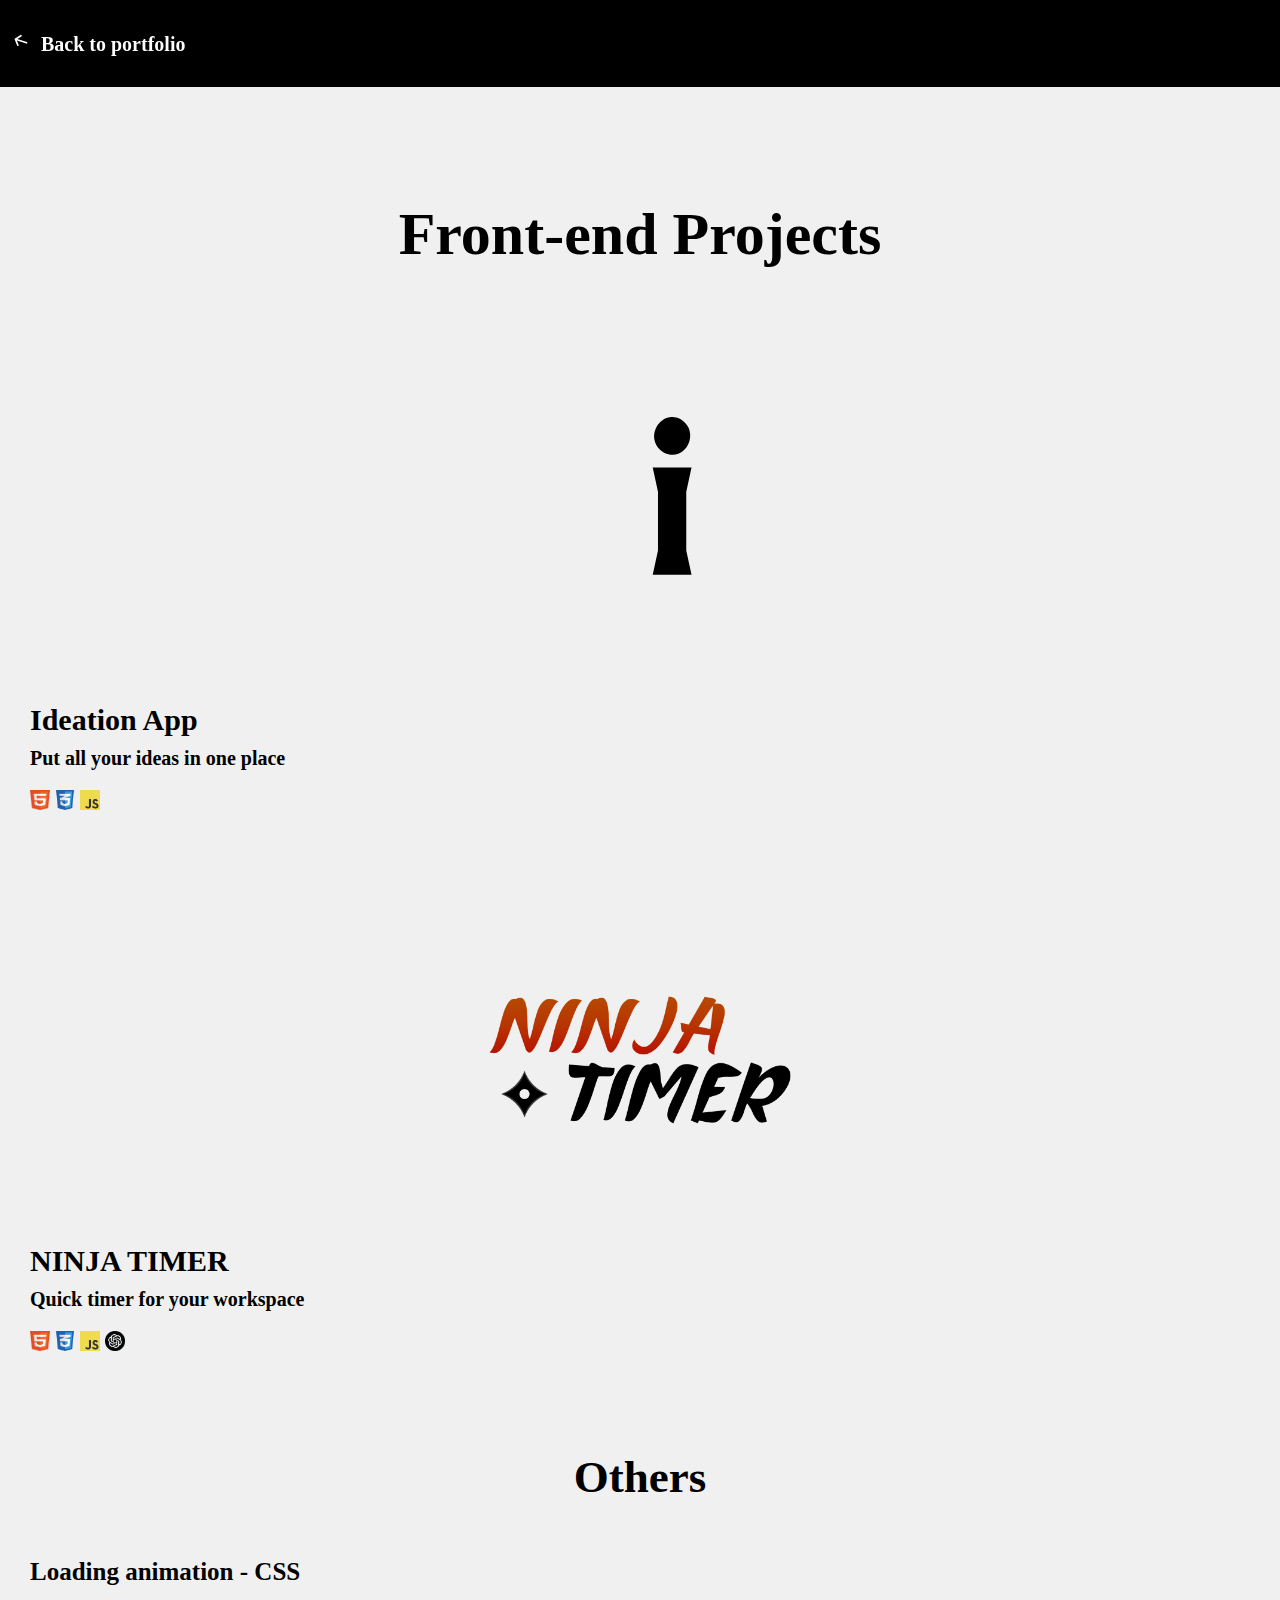
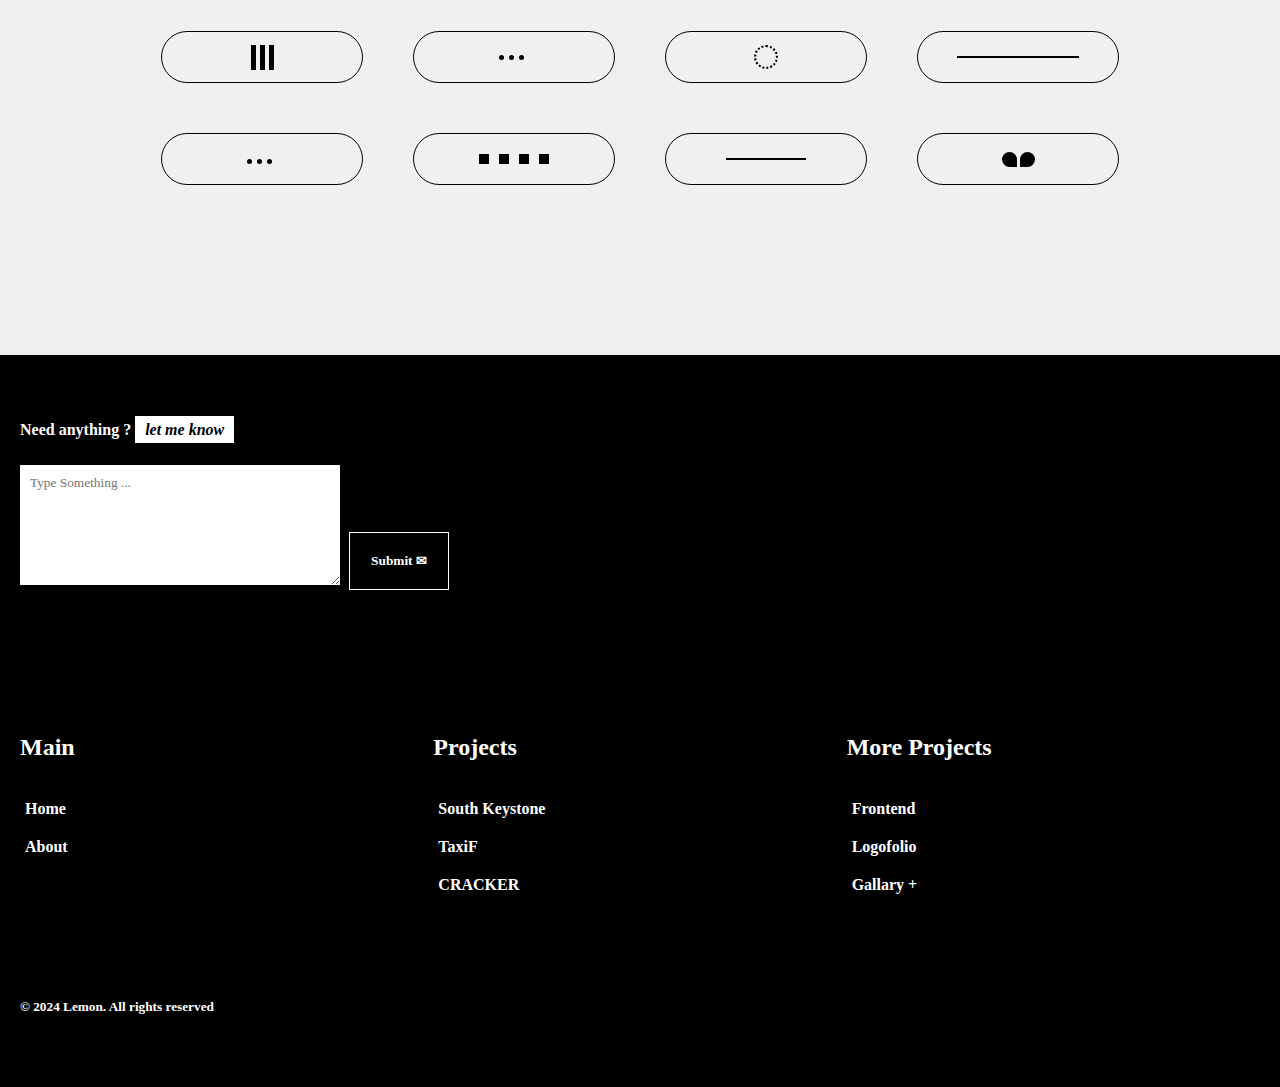
<file: AdditionalProjects/Frontend/frontend-projects.html>
<!DOCTYPE html>
<html lang="en">
<head>
    <meta charset="UTF-8">
    <meta name="viewport" content="width=device-width, initial-scale=1.0">
    <link rel="stylesheet" href="frontend-projects.css">
    <title>Mohammad Ozier / Frontend</title>
</head>
<body>
    <a href="../../index.html"><div class="back-btn">
        <p class="back-btn-text"><img class="back-btn-icon" src="imgs/arrow.svg" width="20px">&nbsp;&nbsp;Back to portfolio</p>
    </div></a>

    <p class="title">Front-end Projects</p>

    <a href="taskApp/taskApp.html"><div class="projects">
        <div class="project project-1">
            <img class="project-img project-1-img" src="imgs/ideation app icon.svg">
            <p class="project-content-title project-1-content-title"style="font-size:30px;color:black">Ideation App</p>
            <p class="project-content project-1-content">Put all your ideas in one place</p>
            <div class="project-apps-used project-1-apps-used">
                <img class="project-app-used" src="imgs/HTML.png">
                <img class="project-app-used" src="imgs/CSS.webp">
                <img class="project-app-used" src="imgs/JS.png">
            </div>
        </div>
    </div></a>

    <a href="Timer/timer.html"><div class="projects">
        <div class="project project-2">
            <img class="project-img project-2-img" src="imgs/NinjaTimer - cover.png">
            <p class="project-content-title project-2-content-title"style="font-size:30px;color:black">NINJA TIMER</p>
            <p class="project-content project-2-content">Quick timer for your workspace</p>
            <div class="project-apps-used project-2-apps-used">
                <img class="project-app-used" src="imgs/HTML.png">
                <img class="project-app-used" src="imgs/CSS.webp">
                <img class="project-app-used" src="imgs/JS.png">
                <img class="project-app-used" src="imgs/chatgpt.webp">
            </div>
        </div>
    </div></a>

    <!-- <a href="#"><div class="projects">
        <div class="project project-3">
            <img class="project-img project-3-img" src="#">
            <p class="project-content-title project-3-content-title"style="font-size:30px;color:black">The Riddler</p>
            <p class="project-content project-3-content">Can you handle ... Riddles?</p>
            <div class="project-apps-used project-3-apps-used">
                <img class="project-app-used" src="imgs/electric icon.png">
                <img class="project-app-used" src="imgs/electric icon.png">
                <img class="project-app-used" src="imgs/electric icon.png">
            </div>
        </div>
    </div></a> 

    <hr style="border:solid black 1px"> -->

    <!-- Others : Loadings -->

    <div class="others">
        <p class="others-title">Others</p>

        <div class="loading-collection">
            <p class="loading-collection-title">Loading animation - CSS</p>
            <div class="loadings">
                <div class="loading loading-columns-btn">
                    <p class="loading-column loading-column-1">&nbsp;</p>
                    <p class="loading-column loading-column-2">&nbsp;</p>
                    <p class="loading-column loading-column-3">&nbsp;</p>
                </div>
                <div class="loading loading-dots-btn">
                    <p class="loading-dot loading-dot-1">&nbsp;</p>
                    <p class="loading-dot loading-dot-2">&nbsp;</p>
                    <p class="loading-dot loading-dot-3">&nbsp;</p>
                </div>
                <div class="loading loading-circle-of-circles-rotate-btn">
                    <div class="loading-circle-of-circles"></div>
                </div>
                <div class="loading loading-line-btn">
                    <hr class="loading-line">
                </div>
                <div class="loading loading-dots-jumping-btn">
                    <p class="loading-dot-jumping loading-dot-jumping-1">&nbsp;</p>
                    <p class="loading-dot-jumping loading-dot-jumping-2">&nbsp;</p>
                    <p class="loading-dot-jumping loading-dot-jumping-3">&nbsp;</p>
                </div>
                <div class="loading loading-squares-btn">
                    <p class="loading-square loading-square-1">&nbsp;</p>
                    <p class="loading-square loading-square-2">&nbsp;</p>
                    <p class="loading-square loading-square-3">&nbsp;</p>
                    <p class="loading-square loading-square-4">&nbsp;</p>
                </div>
                <div class="loading loading-line-rl-btn">
                    <hr class="loading-line-rl">
                </div>
                <!-- <div class="loading loading-fan-btn">
                    <div class="loading-fan">
                        <div class="loading-fan-square loading-fan-square-1">
                            <p class="loading-fan-square-child-content">&nbsp;</p>
                        </div>
                        <div class="loading-fan-square loading-fan-square-2">
                            <p class="loading-fan-square-child-content">&nbsp;</p>
                        </div>
                        <div class="loading-fan-square loading-fan-square-3">
                            <p class="loading-fan-square-child-content">&nbsp;</p>
                        </div>
                    </div>
                </div> -->
                <div class="loading loading-square-of-leaves">
                    <p class="loading-leaf loading-leaf-1">&nbsp;</p>
                    <p class="loading-leaf loading-leaf-2">&nbsp;</p>
                </div>
            </div>
        </div>
    </div>

    <!-- Footer -->

    <div class="footer">
        <div class="mail-form">
            <p>Need anything ? <em style="background-color:white; padding: 5px 10px; color:black">let me know</em></p>
            <textarea class="msg" placeholder="Type Something ..."></textarea>
            <button class="send-msg-btn" onclick="sendEmail()">Submit ✉︎</button>
            <div class="footer-links-con-main">
                <div class="footer-links-con footer-links-con-1">
                    <p class="footer-links-title" style="font-weight:bolder">Main</p>
                    <a class="footer-link" href="../../index.html">Home</a>
                    <a class="footer-link" href="../../index.html#about-container">About</a>
                </div>
                <div class="footer-links-con footer-links-con-2">
                    <p class="footer-links-title" style="font-weight:bolder">Projects</p>
                    <a class="footer-link" href="../../Projects/SouthKeystone/sk.html">South Keystone</a>
                    <a class="footer-link" href="../../Projects/TaxiF/taxif.html">TaxiF</a>
                    <a class="footer-link" href="../../Projects/cracker/cracker.html">CRACKER</a>
                </div>
                <div class="footer-links-con footer-links-con-3">
                    <p class="footer-links-title" style="font-weight:bolder">More Projects</p>
                    <a class="footer-link" href="../Frontend/frontend-projects.html">Frontend</a>
                    <a class="footer-link" href="../Logofolio/logofolio.html">Logofolio</a>
                    <a class="footer-link" href="../Gallary/gallary.html">Gallary +</a>
                </div>
            </div>
            <h5 style="margin-top : 100px">&copy; 2024 Lemon. All rights reserved</h5>
        </div>
    </div>
</body>
</html>
</file>
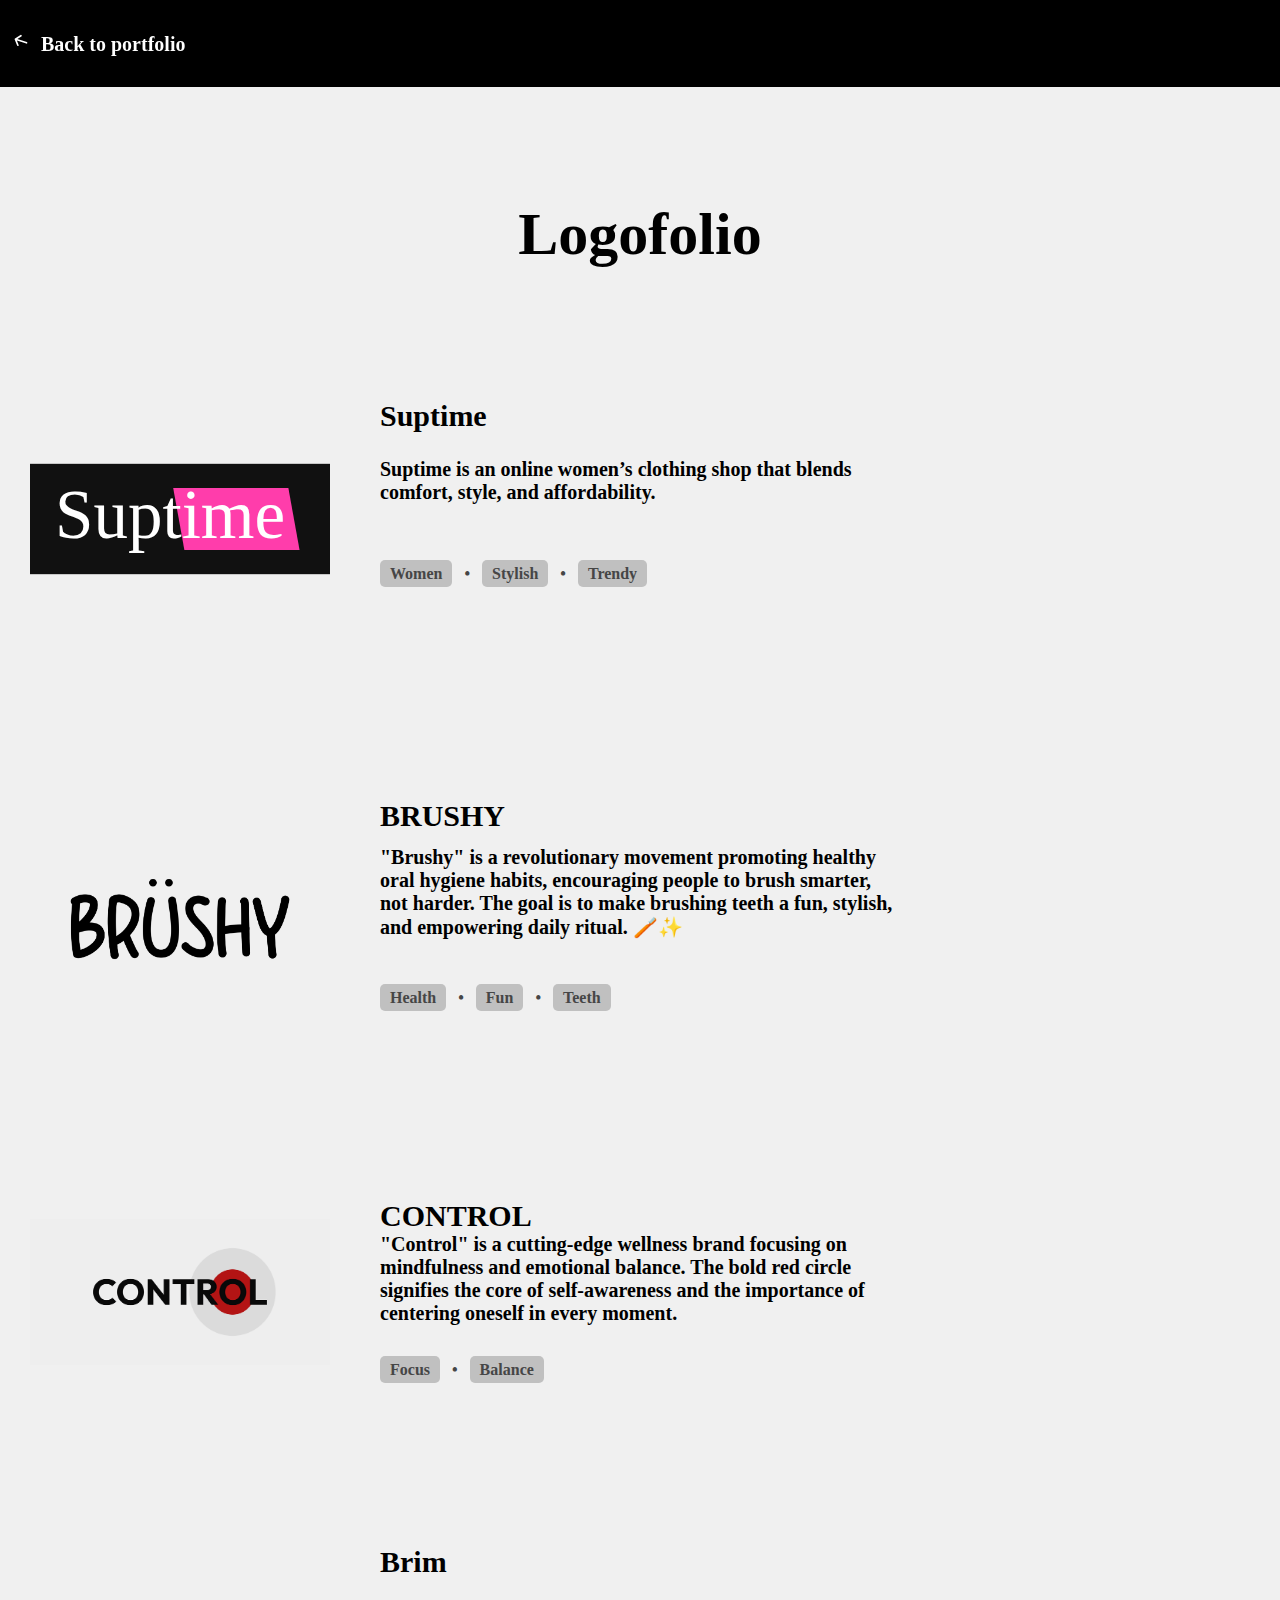
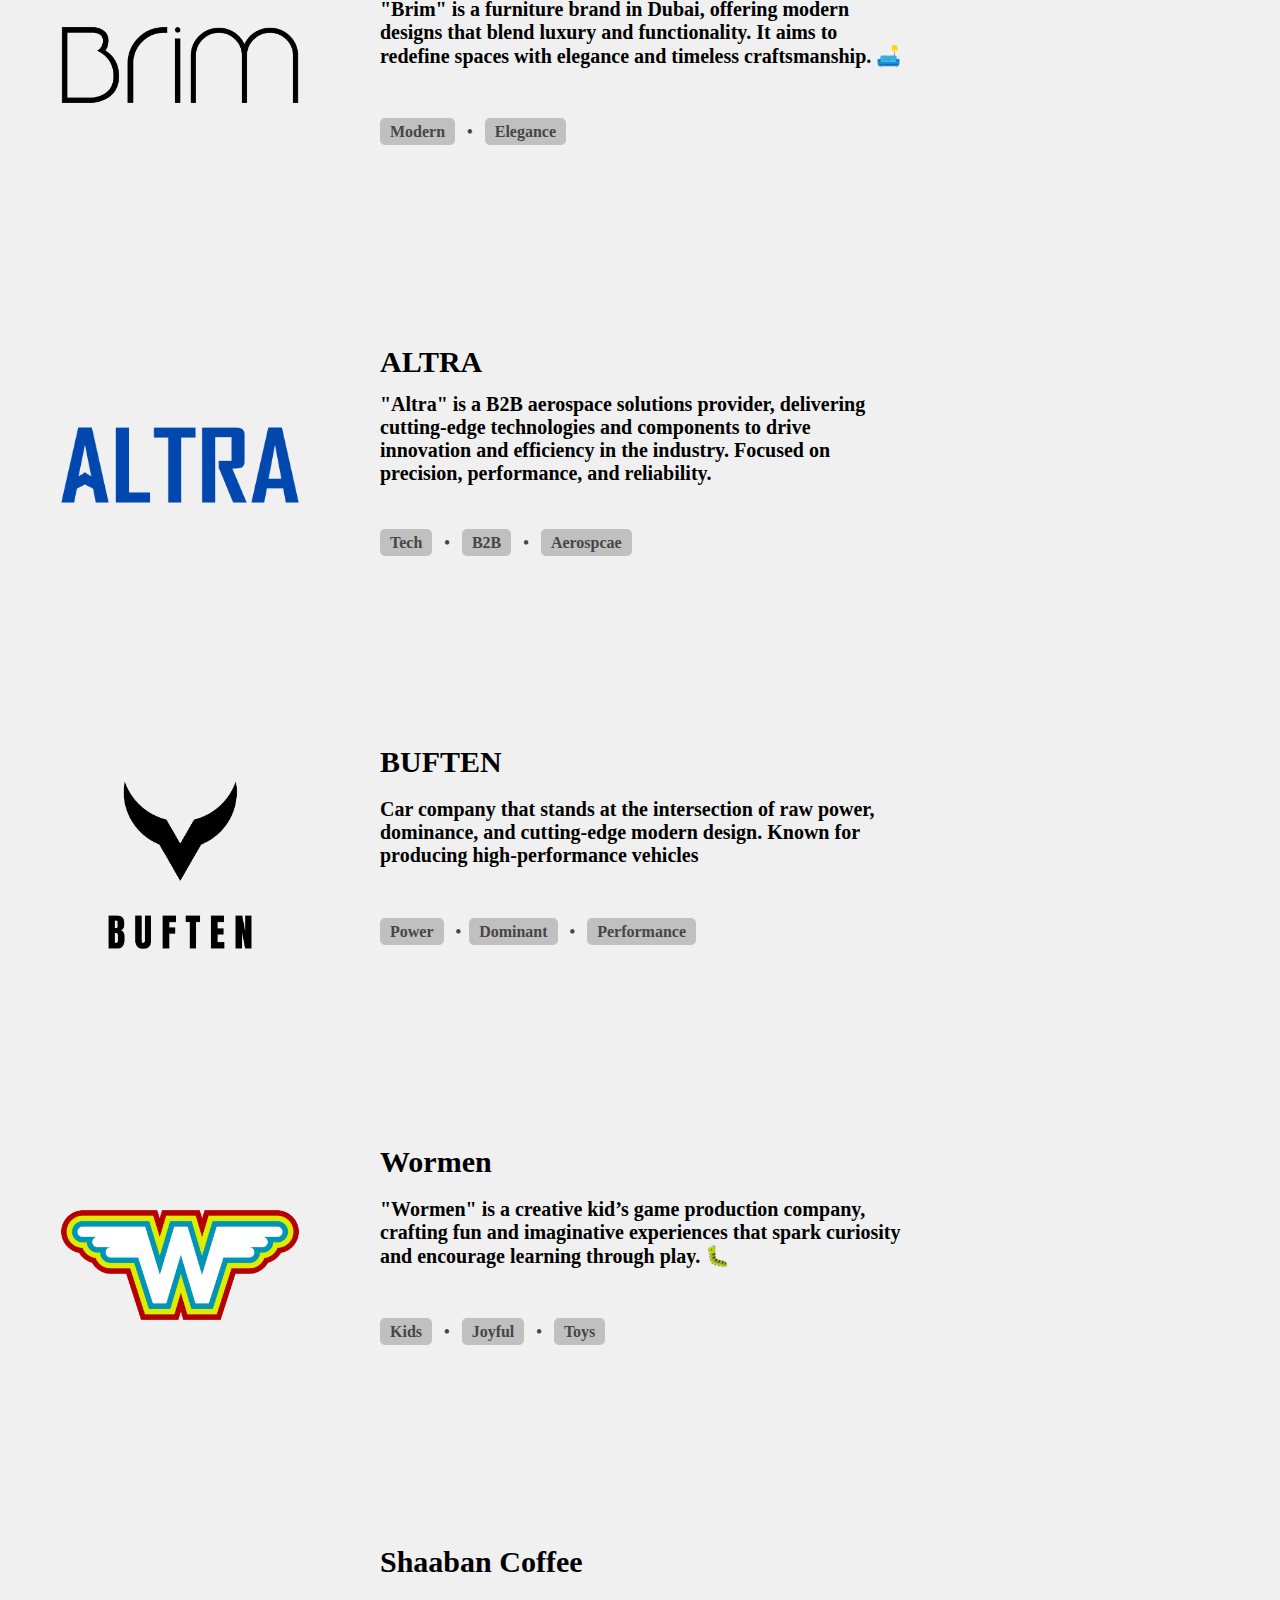
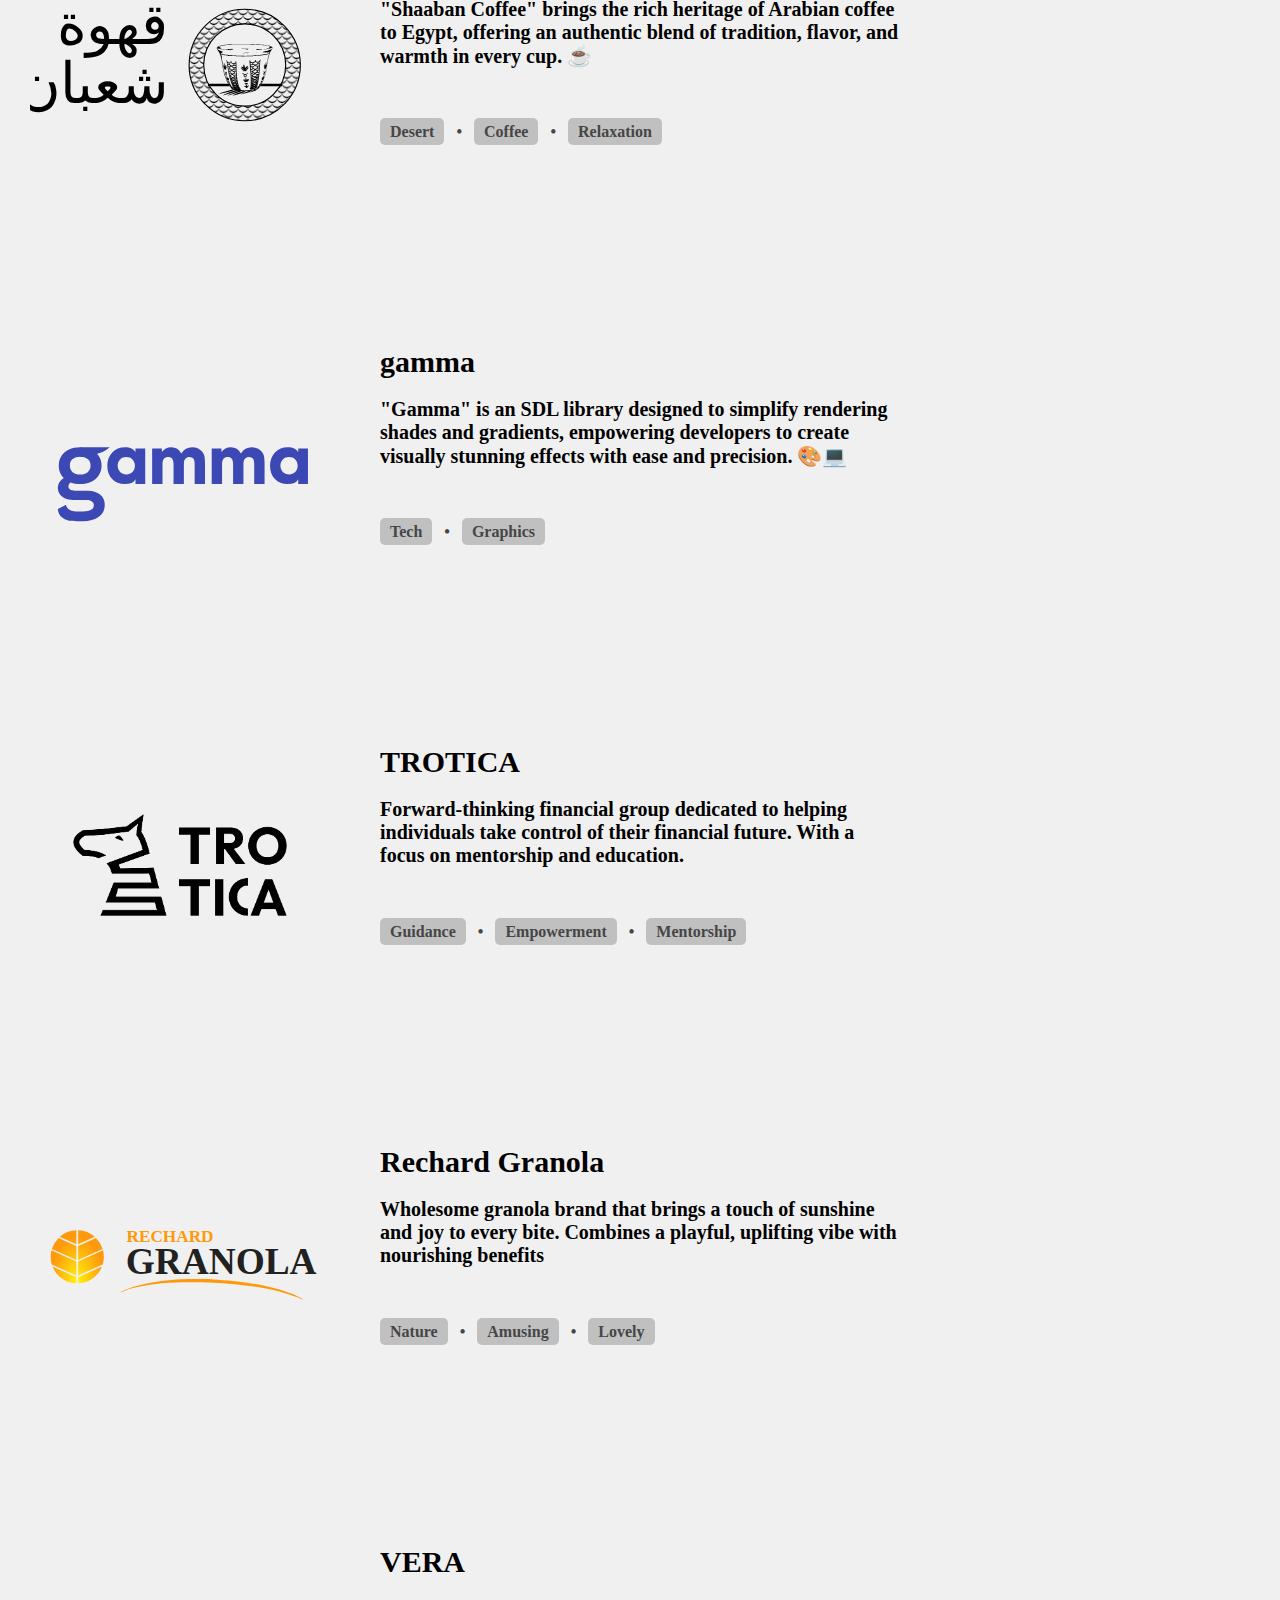
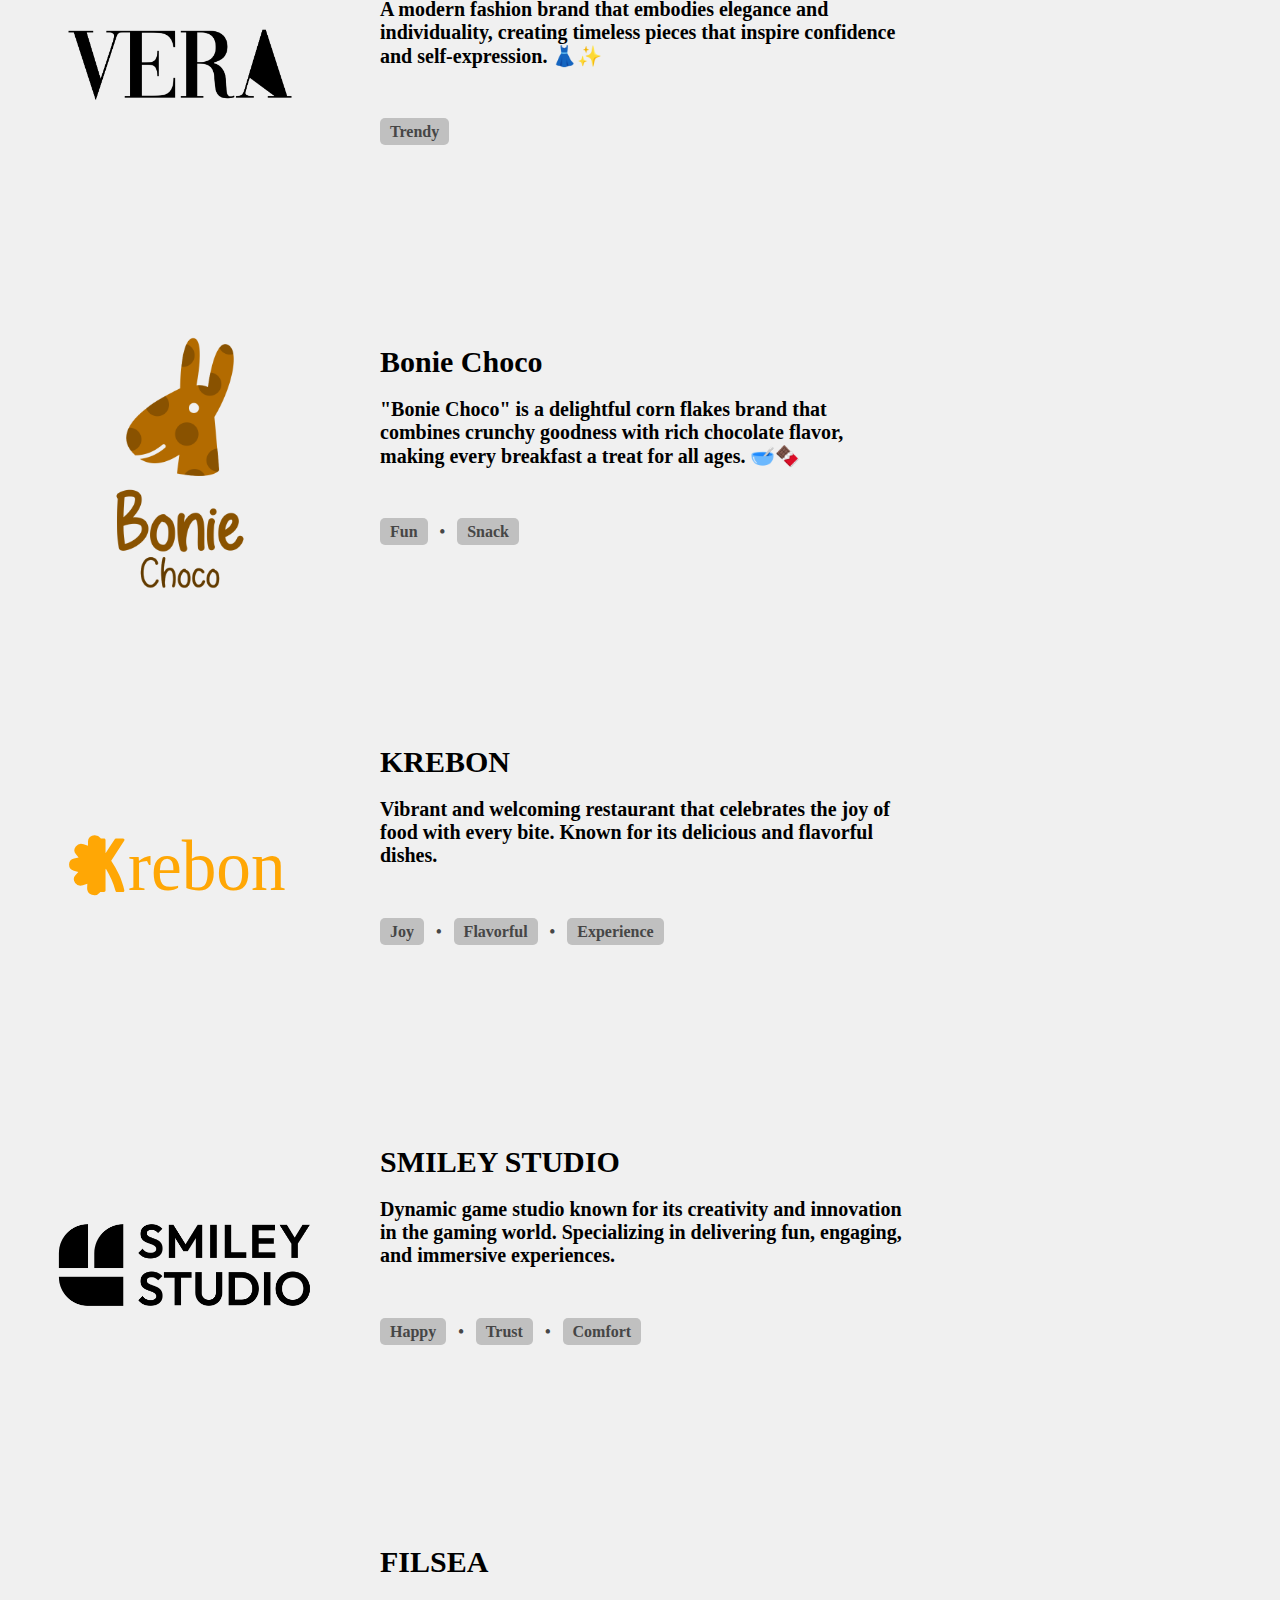
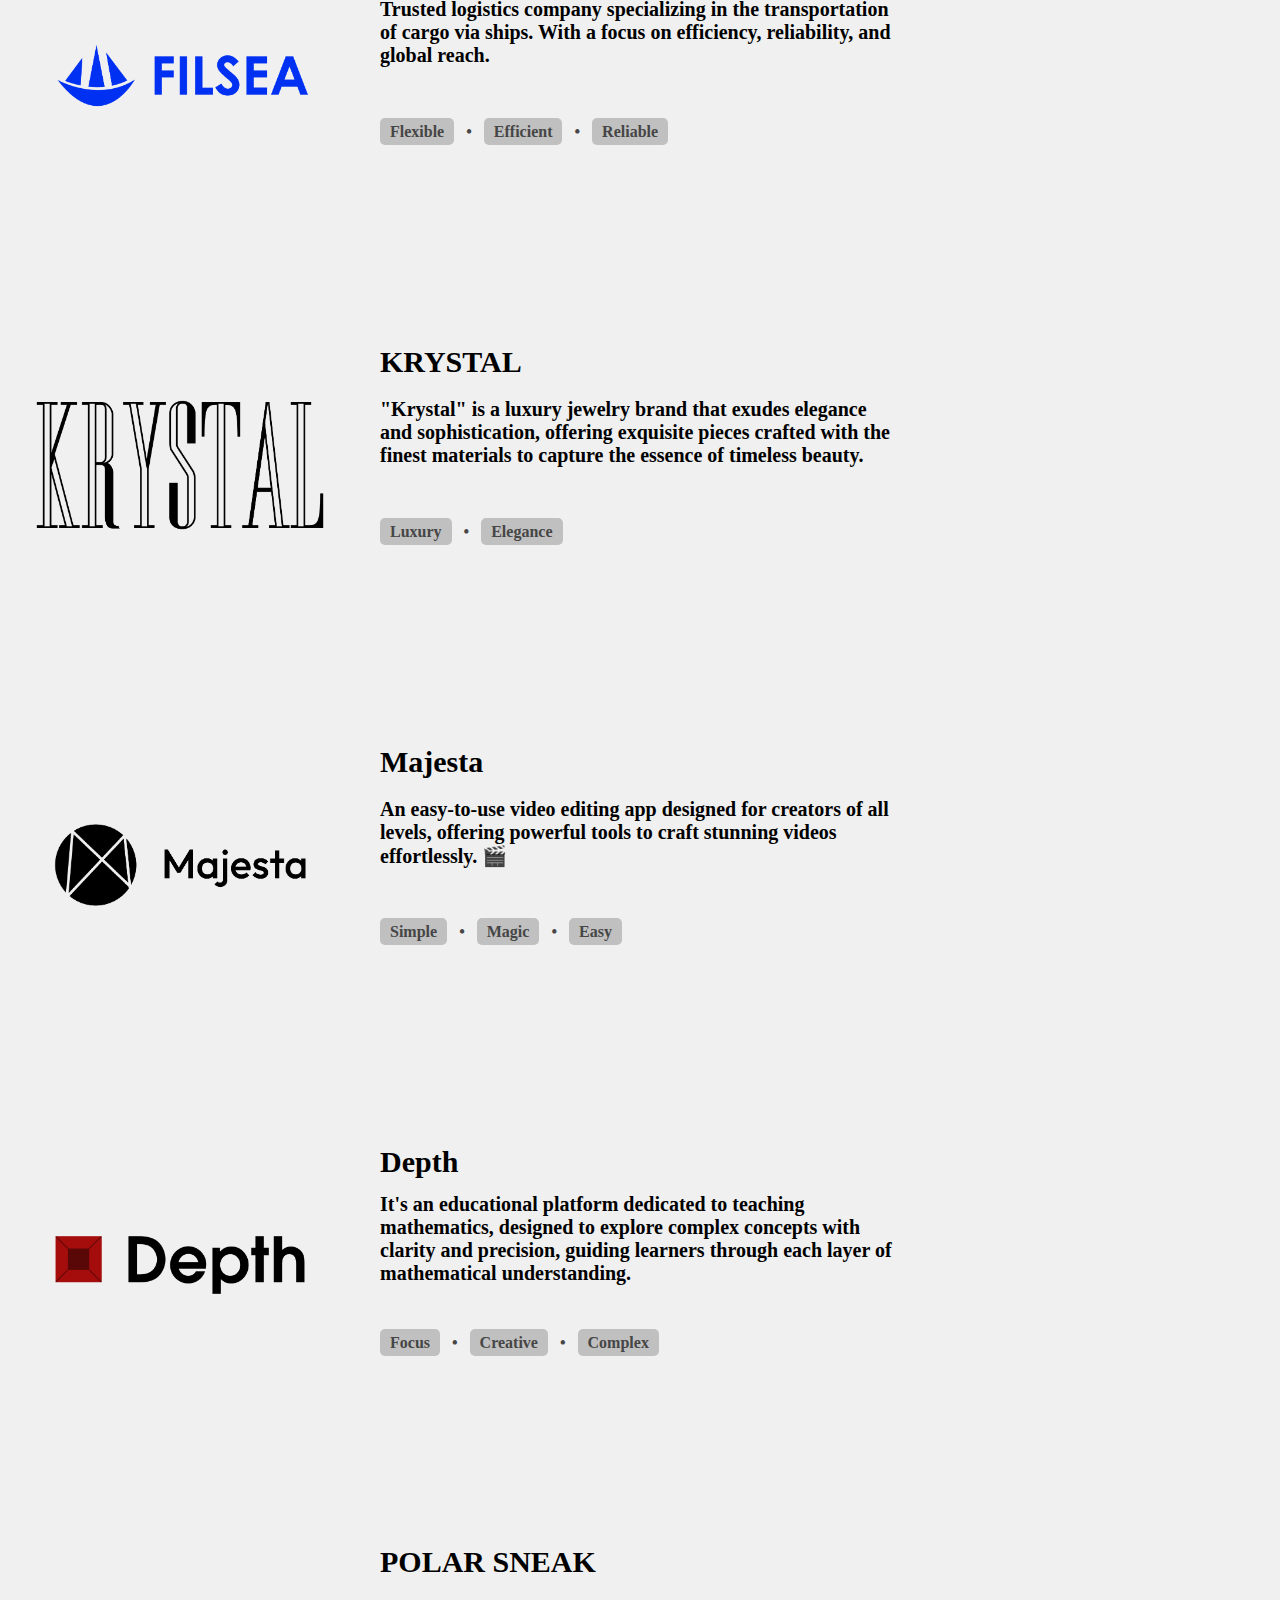
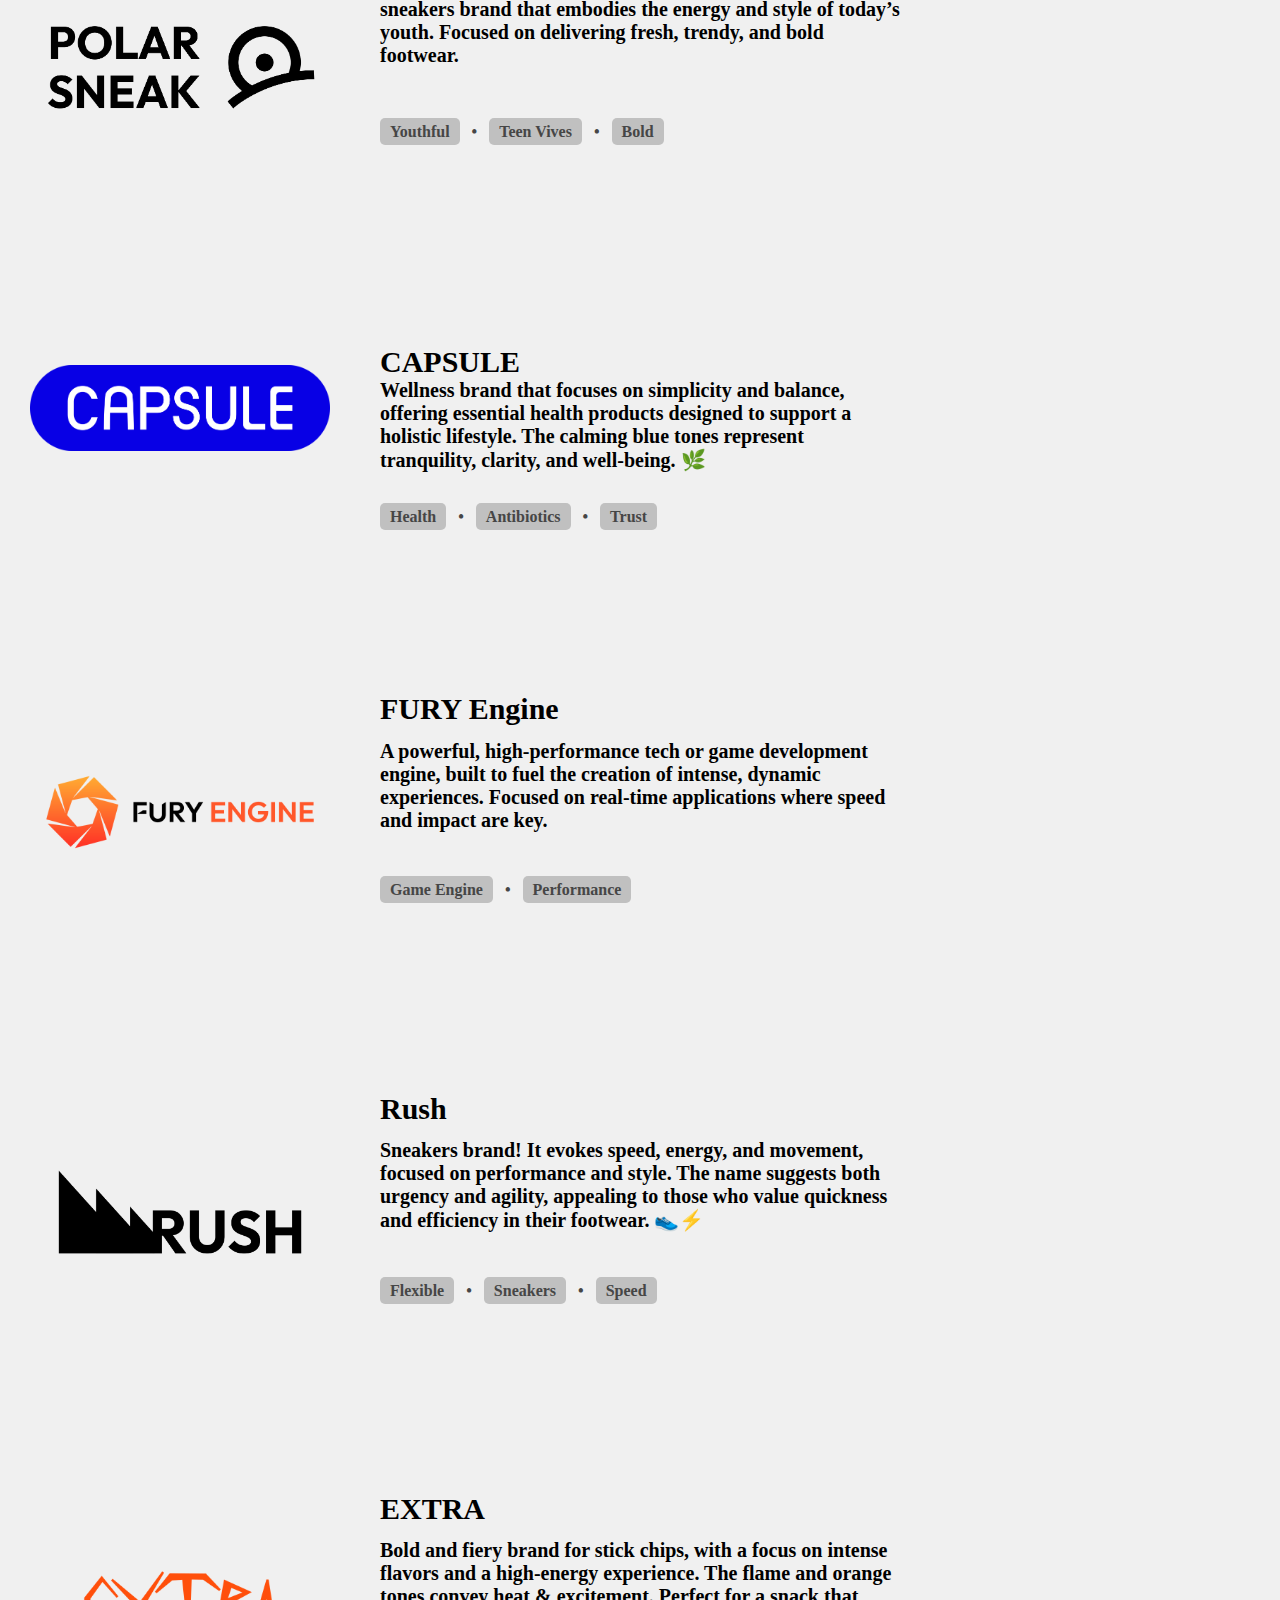
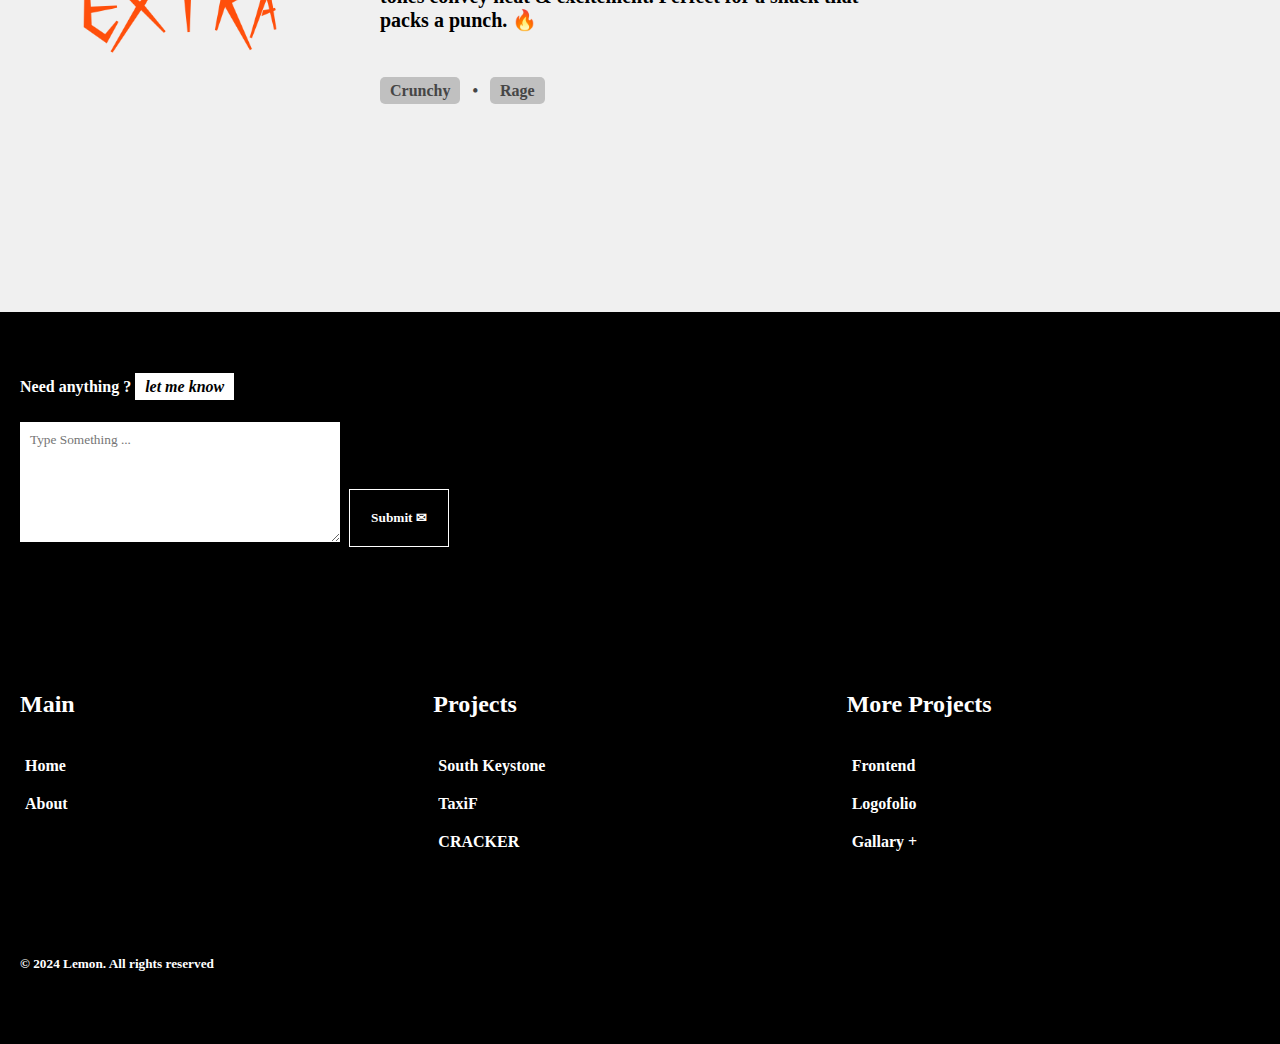
<file: AdditionalProjects/Logofolio/logofolio.html>
<!DOCTYPE html>
<html lang="en">
<head>
    <meta charset="UTF-8">
    <meta name="viewport" content="width=device-width, initial-scale=1.0">
    <link rel="stylesheet" href="logofolio.css">
    <title>Mohammad Ozier / Logofolio</title>
</head>
<body>
    <a href="../../index.html"><div class="back-btn">
        <p class="back-btn-text"><img class="back-btn-icon" src="imgs/arrow.svg" width="20px">&nbsp;&nbsp;Back to portfolio</p>
    </div></a>

    <p class="title">Logofolio</p>

    <div class="projects">
        <div class="project project-1">
            <img class="project-img project-1-img" src="imgs/Suptime.svg">
            <div class="project-content-all">
                <p class="project-content-title project-1-content-title"style="font-size:30px;color:black">Suptime</p>
                <p class="project-content project-1-content">Suptime is an online women’s clothing shop that blends comfort, style, and affordability.</p>
                <p class="project-keywords project-1-keywords"><bubble style="background-color:rgba(0,0,0,0.2);padding:5px 10px;border-radius:5px">Women</bubble> &nbsp; • &nbsp; <bubble style="background-color:rgba(0,0,0,0.2);padding:5px 10px;border-radius:5px">Stylish</bubble> &nbsp; • &nbsp; <bubble style="background-color:rgba(0,0,0,0.2);padding:5px 10px;border-radius:5px">Trendy</bubble></p>
                <div class="project-colors project-1-colors">
                </div>
            </div>
        </div>
    </div>

    <div class="projects">
        <div class="project project-1">
            <img class="project-img project-1-img" src="imgs/BRUSHY.png">
            <div class="project-content-all">
                <p class="project-content-title project-1-content-title"style="font-size:30px;color:black">BRUSHY</p>
                <p class="project-content project-1-content">"Brushy" is a revolutionary movement promoting healthy oral hygiene habits, encouraging people to brush smarter, not harder. The goal is to make brushing teeth a fun, stylish, and empowering daily ritual. 🪥✨</p>
                <p class="project-keywords project-1-keywords"><bubble style="background-color:rgba(0,0,0,0.2);padding:5px 10px;border-radius:5px">Health</bubble> &nbsp; • &nbsp; <bubble style="background-color:rgba(0,0,0,0.2);padding:5px 10px;border-radius:5px">Fun</bubble> &nbsp; • &nbsp; <bubble style="background-color:rgba(0,0,0,0.2);padding:5px 10px;border-radius:5px">Teeth</bubble></p>
                <div class="project-colors project-1-colors">
                </div>
            </div>
        </div>
    </div>

    <div class="projects">
        <div class="project project-1">
            <img class="project-img project-1-img" src="imgs/CONTROL logo animation.gif" style="padding-top:50px">
            <div class="project-content-all">
                <p class="project-content-title project-1-content-title"style="font-size:30px;color:black">CONTROL</p>
                <p class="project-content project-1-content">"Control" is a cutting-edge wellness brand focusing on mindfulness and emotional balance. The bold red circle signifies the core of self-awareness and the importance of centering oneself in every moment.</p>
                <p class="project-keywords project-1-keywords"><bubble style="background-color:rgba(0,0,0,0.2);padding:5px 10px;border-radius:5px">Focus</bubble> &nbsp; • &nbsp; <bubble style="background-color:rgba(0,0,0,0.2);padding:5px 10px;border-radius:5px">Balance</bubble</p>
                <div class="project-colors project-1-colors">
                </div>
            </div>
        </div>
    </div>

    <div class="projects">
        <div class="project project-1">
            <img class="project-img project-1-img" src="imgs/Brim primary logo.png">
            <div class="project-content-all">
                <p class="project-content-title project-1-content-title"style="font-size:30px;color:black">Brim</p>
                <p class="project-content project-1-content">"Brim" is a furniture brand in Dubai, offering modern designs that blend luxury and functionality. It aims to redefine spaces with elegance and timeless craftsmanship. 🛋️</p>
                <p class="project-keywords project-1-keywords"><bubble style="background-color:rgba(0,0,0,0.2);padding:5px 10px;border-radius:5px">Modern</bubble> &nbsp; • &nbsp; <bubble style="background-color:rgba(0,0,0,0.2);padding:5px 10px;border-radius:5px">Elegance</bubble></p>
                <div class="project-colors project-1-colors">
                </div>
            </div>
        </div>
    </div>

    <!-- <div class="projects">
        <div class="project project-1">
            <img class="project-img project-1-img" src="imgs/NOW.png">
            <div class="project-content-all">
                <p class="project-content-title project-1-content-title"style="font-size:30px;color:black">NOW</p>
                <p class="project-content project-1-content">Games creation studio. Known for it's happy customers from their first start at new york city until this day still shine in game industry.</p>
                <p class="project-keywords project-1-keywords"><bubble style="background-color:rgba(0,0,0,0.2);padding:5px 10px;border-radius:5px">Easy</bubble> &nbsp; • &nbsp; <bubble style="background-color:rgba(0,0,0,0.2);padding:5px 10px;border-radius:5px">Creative</bubble> &nbsp; • &nbsp; <bubble style="background-color:rgba(0,0,0,0.2);padding:5px 10px;border-radius:5px">Convenient</bubble></p>
                <div class="project-colors project-1-colors">
                </div>
            </div>
        </div>
    </div> -->

    <div class="projects">
        <div class="project project-1">
            <img class="project-img project-1-img" src="imgs/Altra.png">
            <div class="project-content-all">
                <p class="project-content-title project-1-content-title"style="font-size:30px;color:black">ALTRA</p>
                <p class="project-content project-1-content">"Altra" is a B2B aerospace solutions provider, delivering cutting-edge technologies and components to drive innovation and efficiency in the industry. Focused on precision, performance, and reliability.</p>
                <p class="project-keywords project-1-keywords"><bubble style="background-color:rgba(0,0,0,0.2);padding:5px 10px;border-radius:5px">Tech</bubble> &nbsp; • &nbsp; <bubble style="background-color:rgba(0,0,0,0.2);padding:5px 10px;border-radius:5px">B2B</bubble> &nbsp; • &nbsp; <bubble style="background-color:rgba(0,0,0,0.2);padding:5px 10px;border-radius:5px">Aerospcae</bubble></p>
                <div class="project-colors project-1-colors">
                </div>
            </div>
        </div>
    </div>

    <div class="projects">
        <div class="project project-1">
            <img class="project-img project-1-img" src="imgs/BAFTEN.png">
            <div class="project-content-all">
                <p class="project-content-title project-1-content-title"style="font-size:30px;color:black">BUFTEN</p>
                <p class="project-content project-1-content">Car company that stands at the intersection of raw power, dominance, and cutting-edge modern design. Known for producing high-performance vehicles</p>
                <p class="project-keywords project-1-keywords"><bubble style="background-color:rgba(0,0,0,0.2);padding:5px 10px;border-radius:5px">Power</bubble> &nbsp; • &nbsp;<bubble style="background-color:rgba(0,0,0,0.2);padding:5px 10px;border-radius:5px">Dominant</bubble> &nbsp; • &nbsp; <bubble style="background-color:rgba(0,0,0,0.2);padding:5px 10px;border-radius:5px">Performance</bubble></p>
                <div class="project-colors project-1-colors">
                </div>
            </div>
        </div>
    </div>

    
    <div class="projects">
        <div class="project project-1">
            <img class="project-img project-1-img" src="imgs/Wormen.png">
            <div class="project-content-all">
                <p class="project-content-title project-1-content-title"style="font-size:30px;color:black">Wormen</p>
                <p class="project-content project-1-content">"Wormen" is a creative kid’s game production company, crafting fun and imaginative experiences that spark curiosity and encourage learning through play. 🐛</p>
                <p class="project-keywords project-1-keywords"><bubble style="background-color:rgba(0,0,0,0.2);padding:5px 10px;border-radius:5px">Kids</bubble> &nbsp; • &nbsp; <bubble style="background-color:rgba(0,0,0,0.2);padding:5px 10px;border-radius:5px">Joyful</bubble> &nbsp; • &nbsp; <bubble style="background-color:rgba(0,0,0,0.2);padding:5px 10px;border-radius:5px">Toys</bubble></p>
                <div class="project-colors project-1-colors">
                </div>
            </div>
        </div>
    </div>

    <div class="projects">
        <div class="project project-1">
            <img class="project-img project-1-img" src="imgs/Shaaban Coffee Logo.svg">
            <div class="project-content-all">
                <p class="project-content-title project-1-content-title"style="font-size:30px;color:black">Shaaban Coffee</p>
                <p class="project-content project-1-content">"Shaaban Coffee" brings the rich heritage of Arabian coffee to Egypt, offering an authentic blend of tradition, flavor, and warmth in every cup. ☕</p>
                <p class="project-keywords project-1-keywords"><bubble style="background-color:rgba(0,0,0,0.2);padding:5px 10px;border-radius:5px">Desert</bubble> &nbsp; • &nbsp; <bubble style="background-color:rgba(0,0,0,0.2);padding:5px 10px;border-radius:5px">Coffee</bubble> &nbsp; • &nbsp; <bubble style="background-color:rgba(0,0,0,0.2);padding:5px 10px;border-radius:5px">Relaxation</bubble></p>
                <div class="project-colors project-1-colors">
                </div>
            </div>
        </div>
    </div>

   <!-- <div class="projects">
        <div class="project project-1">
            <img class="project-img project-1-img" src="imgs/LINGO.png">
            <div class="project-content-all">
                <p class="project-content-title project-1-content-title"style="font-size:30px;color:black">LINGO</p>
                <p class="project-content project-1-content">Games creation studio. Known for it's happy customers from their first start at new york city until this day still shine in game industry.</p>
                <div class="project-colors project-1-colors">
                </div>
            </div>
        </div>
    </div> -->

    <div class="projects">
        <div class="project project-1">
            <img class="project-img project-1-img" src="imgs/gamma.svg">
            <div class="project-content-all">
                <p class="project-content-title project-1-content-title"style="font-size:30px;color:black">gamma</p>
                <p class="project-content project-1-content">"Gamma" is an SDL library designed to simplify rendering shades and gradients, empowering developers to create visually stunning effects with ease and precision. 🎨💻</p>
                <p class="project-keywords project-1-keywords"><bubble style="background-color:rgba(0,0,0,0.2);padding:5px 10px;border-radius:5px">Tech</bubble> &nbsp; • &nbsp; <bubble style="background-color:rgba(0,0,0,0.2);padding:5px 10px;border-radius:5px">Graphics</bubble></p>
                <div class="project-colors project-1-colors">
                </div>
            </div>
        </div>
    </div>

    <div class="projects">
        <div class="project project-1">
            <img class="project-img project-1-img" src="imgs/TROTICA.png">
            <div class="project-content-all">
                <p class="project-content-title project-1-content-title"style="font-size:30px;color:black">TROTICA</p>
                <p class="project-content project-1-content">Forward-thinking financial group dedicated to helping individuals take control of their financial future. With a focus on mentorship and education.</p>
                <p class="project-keywords project-1-keywords"><bubble style="background-color:rgba(0,0,0,0.2);padding:5px 10px;border-radius:5px">Guidance</bubble>  &nbsp; • &nbsp; <bubble style="background-color:rgba(0,0,0,0.2);padding:5px 10px;border-radius:5px">Empowerment</bubble>  &nbsp; • &nbsp; <bubble style="background-color:rgba(0,0,0,0.2);padding:5px 10px;border-radius:5px">Mentorship</bubble></p>
                <div class="project-colors project-1-colors">
                </div>
            </div>
        </div>
    </div>

    <div class="projects">
        <div class="project project-1">
            <img class="project-img project-1-img" src="imgs/Granola.svg">
            <div class="project-content-all">
                <p class="project-content-title project-1-content-title"style="font-size:30px;color:black">Rechard Granola</p>
                <p class="project-content project-1-content">Wholesome granola brand that brings a touch of sunshine and joy to every bite. Combines a playful, uplifting vibe with nourishing benefits</p>
                <p class="project-keywords project-1-keywords"><bubble style="background-color:rgba(0,0,0,0.2);padding:5px 10px;border-radius:5px">Nature</bubble> &nbsp; • &nbsp; <bubble style="background-color:rgba(0,0,0,0.2);padding:5px 10px;border-radius:5px">Amusing</bubble> &nbsp; • &nbsp; <bubble style="background-color:rgba(0,0,0,0.2);padding:5px 10px;border-radius:5px">Lovely</bubble></p>
                <div class="project-colors project-1-colors">
                </div>
            </div>
        </div>
    </div>

    <div class="projects">
        <div class="project project-1">
            <img class="project-img project-1-img" src="imgs/VERA.png">
            <div class="project-content-all">
                <p class="project-content-title project-1-content-title"style="font-size:30px;color:black">VERA</p>
                <p class="project-content project-1-content">A modern fashion brand that embodies elegance and individuality, creating timeless pieces that inspire confidence and self-expression. 👗✨</p>
                <p class="project-keywords project-1-keywords"><bubble style="background-color:rgba(0,0,0,0.2);padding:5px 10px;border-radius:5px">Trendy</bubble></p>
                <div class="project-colors project-1-colors">
                </div>
            </div>
        </div>
    </div>

    <div class="projects">
        <div class="project project-1">
            <img class="project-img project-1-img" src="imgs/Bonie Choco.png">
            <div class="project-content-all">
                <p class="project-content-title project-1-content-title"style="font-size:30px;color:black">Bonie Choco</p>
                <p class="project-content project-1-content">"Bonie Choco" is a delightful corn flakes brand that combines crunchy goodness with rich chocolate flavor, making every breakfast a treat for all ages. 🥣🍫</p>
                <p class="project-keywords project-1-keywords"><bubble style="background-color:rgba(0,0,0,0.2);padding:5px 10px;border-radius:5px">Fun</bubble> &nbsp; • &nbsp; <bubble style="background-color:rgba(0,0,0,0.2);padding:5px 10px;border-radius:5px">Snack</bubble></p>
                <div class="project-colors project-1-colors">
                </div>
            </div>
        </div>
    </div>

    <div class="projects">
        <div class="project project-1">
            <img class="project-img project-1-img" src="imgs/KREBON Naming Logo.svg">
            <div class="project-content-all">
                <p class="project-content-title project-1-content-title"style="font-size:30px;color:black">KREBON</p>
                <p class="project-content project-1-content">Vibrant and welcoming restaurant that celebrates the joy of food with every bite. Known for its delicious and flavorful dishes.</p>
                <p class="project-keywords project-1-keywords"><bubble style="background-color:rgba(0,0,0,0.2);padding:5px 10px;border-radius:5px">Joy</bubble> &nbsp; • &nbsp; <bubble style="background-color:rgba(0,0,0,0.2);padding:5px 10px;border-radius:5px">Flavorful</bubble> &nbsp; • &nbsp; <bubble style="background-color:rgba(0,0,0,0.2);padding:5px 10px;border-radius:5px">Experience</bubble></p>
                <div class="project-colors project-1-colors">
                </div>
            </div>
        </div>
    </div>

    <div class="projects">
        <div class="project project-1">
            <img class="project-img project-1-img" src="imgs/LEMON SPACE.png">
            <div class="project-content-all">
                <p class="project-content-title project-1-content-title"style="font-size:30px;color:black">SMILEY STUDIO</p>
                <p class="project-content project-1-content">Dynamic game studio known for its creativity and innovation in the gaming world. Specializing in delivering fun, engaging, and immersive experiences.</p>
                <p class="project-keywords project-1-keywords"><bubble style="background-color:rgba(0,0,0,0.2);padding:5px 10px;border-radius:5px">Happy</bubble> &nbsp; • &nbsp; <bubble style="background-color:rgba(0,0,0,0.2);padding:5px 10px;border-radius:5px">Trust</bubble> &nbsp; • &nbsp; <bubble style="background-color:rgba(0,0,0,0.2);padding:5px 10px;border-radius:5px">Comfort</bubble></p>
                <div class="project-colors project-1-colors">
                </div>
            </div>
        </div>
    </div>    

    <div class="projects">
        <div class="project project-1">
            <img class="project-img project-1-img" src="imgs/FILSEA.png">
            <div class="project-content-all">
                <p class="project-content-title project-1-content-title"style="font-size:30px;color:black">FILSEA</p>
                <p class="project-content project-1-content">Trusted logistics company specializing in the transportation of cargo via ships. With a focus on efficiency, reliability, and global reach.</p>
                <p class="project-keywords project-1-keywords"><bubble style="background-color:rgba(0,0,0,0.2);padding:5px 10px;border-radius:5px">Flexible</bubble> &nbsp; • &nbsp; <bubble style="background-color:rgba(0,0,0,0.2);padding:5px 10px;border-radius:5px">Efficient</bubble> &nbsp; • &nbsp; <bubble style="background-color:rgba(0,0,0,0.2);padding:5px 10px;border-radius:5px">Reliable</bubble></p>
                <div class="project-colors project-1-colors">
                </div>
            </div>
        </div>
    </div>

    <div class="projects">
        <div class="project project-1">
            <img class="project-img project-1-img" src="imgs/KRYSTAL.png">
            <div class="project-content-all">
                <p class="project-content-title project-1-content-title"style="font-size:30px;color:black">KRYSTAL</p>
                <p class="project-content project-1-content">"Krystal" is a luxury jewelry brand that exudes elegance and sophistication, offering exquisite pieces crafted with the finest materials to capture the essence of timeless beauty.</p>
                <p class="project-keywords project-1-keywords"><bubble style="background-color:rgba(0,0,0,0.2);padding:5px 10px;border-radius:5px">Luxury</bubble> &nbsp; • &nbsp; <bubble style="background-color:rgba(0,0,0,0.2);padding:5px 10px;border-radius:5px">Elegance</bubble></p>
                <div class="project-colors project-1-colors">
                </div>
            </div>
        </div>
    </div>    

    <!-- <div class="projects">
        <div class="project project-1">
            <img class="project-img project-1-img" src="imgs/Neptune Cloud.svg">
            <div class="project-content-all">
                <p class="project-content-title project-1-content-title"style="font-size:30px;color:black">Neptune Cloud</p>
                <p class="project-content project-1-content">Games creation studio. Known for it's happy customers from their first start at new york city until this day still shine in game industry.</p>
                <p class="project-keywords project-1-keywords">Secure &nbsp; • &nbsp; Serious &nbsp; • &nbsp; Trust</p>
                <div class="project-colors project-1-colors">
                </div>
            </div>
        </div>
    </div> -->

    

    <!-- <div class="projects">
        <div class="project project-1">
            <img class="project-img project-1-img" src="imgs/FLINSH STUDIO.png">
            <div class="project-content-all">
                <p class="project-content-title project-1-content-title"style="font-size:30px;color:black">FLINSH STUDIO</p>
                <p class="project-content project-1-content">Games creation studio. Known for it's happy customers from their first start at new york city until this day still shine in game industry.</p>
                <div class="project-colors project-1-colors">
                </div>
            </div>
        </div>
    </div>

    <div class="projects">
        <div class="project project-1">
            <img class="project-img project-1-img" src="imgs/FROST MAN.svg">
            <div class="project-content-all">
                <p class="project-content-title project-1-content-title"style="font-size:30px;color:black">FROST MAN</p>
                <p class="project-content project-1-content">Games creation studio. Known for it's happy customers from their first start at new york city until this day still shine in game industry.</p>
                <div class="project-colors project-1-colors">
                </div>
            </div>
        </div>
    </div> -->

    <!-- <div class="projects">
        <div class="project project-1">
            <img class="project-img project-1-img" src="imgs/Burger Joint.svg">
            <div class="project-content-all">
                <p class="project-content-title project-1-content-title"style="font-size:30px;color:black">The Burger Joint</p>
                <p class="project-content project-1-content">Games creation studio. Known for it's happy customers from their first start at new york city until this day still shine in game industry.</p>
                <div class="project-colors project-1-colors">
                </div>
            </div>
        </div>
    </div> -->

    <div class="projects">
        <div class="project project-1">
            <img class="project-img project-1-img" src="imgs/Majesta.png">
            <div class="project-content-all">
                <p class="project-content-title project-1-content-title"style="font-size:30px;color:black">Majesta</p>
                <p class="project-content project-1-content">An easy-to-use video editing app designed for creators of all levels, offering powerful tools to craft stunning videos effortlessly. 🎬</p>
                <p class="project-keywords project-1-keywords"><bubble style="background-color:rgba(0,0,0,0.2);padding:5px 10px;border-radius:5px">Simple</bubble> &nbsp; • &nbsp; <bubble style="background-color:rgba(0,0,0,0.2);padding:5px 10px;border-radius:5px">Magic</bubble> &nbsp; • &nbsp; <bubble style="background-color:rgba(0,0,0,0.2);padding:5px 10px;border-radius:5px">Easy</bubble></p>
                <div class="project-colors project-1-colors">
                </div>
            </div>
        </div>
    </div>

    <div class="projects">
        <div class="project project-1">
            <img class="project-img project-1-img" src="imgs/Depth.png">
            <div class="project-content-all">
                <p class="project-content-title project-1-content-title"style="font-size:30px;color:black">Depth</p>
                <p class="project-content project-1-content">It's an educational platform dedicated to teaching mathematics, designed to explore complex concepts with clarity and precision, guiding learners through each layer of mathematical understanding.</p>
                <p class="project-keywords project-1-keywords"><bubble style="background-color:rgba(0,0,0,0.2);padding:5px 10px;border-radius:5px">Focus</bubble> &nbsp; • &nbsp; <bubble style="background-color:rgba(0,0,0,0.2);padding:5px 10px;border-radius:5px">Creative</bubble> &nbsp; • &nbsp; <bubble style="background-color:rgba(0,0,0,0.2);padding:5px 10px;border-radius:5px">Complex</bubble></p>
                <div class="project-colors project-1-colors">
                </div>
            </div>
        </div>
    </div>

    <!-- <div class="projects">
        <div class="project project-1">
            <img class="project-img project-1-img" src="imgs/BPS.svg">
            <div class="project-content-all">
                <p class="project-content-title project-1-content-title"style="font-size:30px;color:black">BPS - Belguim Post Service</p>
                <p class="project-content project-1-content">Games creation studio. Known for it's happy customers from their first start at new york city until this day still shine in game industry.</p>
                <div class="project-colors project-1-colors">
                </div>
            </div>
        </div>
    </div> -->

    <div class="projects">
        <div class="project project-1">
            <img class="project-img project-1-img" src="imgs/POLAR SNEAK.png">
            <div class="project-content-all">
                <p class="project-content-title project-1-content-title"style="font-size:30px;color:black">POLAR SNEAK</p>
                <p class="project-content project-1-content">sneakers brand that embodies the energy and style of today’s youth. Focused on delivering fresh, trendy, and bold footwear.</p>
                <p class="project-keywords project-1-keywords"><bubble style="background-color:rgba(0,0,0,0.2);padding:5px 10px;border-radius:5px">Youthful</bubble> &nbsp; • &nbsp; <bubble style="background-color:rgba(0,0,0,0.2);padding:5px 10px;border-radius:5px">Teen Vives</bubble> &nbsp; • &nbsp; <bubble style="background-color:rgba(0,0,0,0.2);padding:5px 10px;border-radius:5px">Bold</bubble></p>
                <div class="project-colors project-1-colors">
                </div>
            </div>
        </div>
    </div>

    <div class="projects">
        <div class="project project-1">
            <img class="project-img project-1-img" src="imgs/CAPSULE - Blue.png" style="padding-top:50px">
            <div class="project-content-all">
                <p class="project-content-title project-1-content-title"style="font-size:30px;color:black">CAPSULE</p>
                <p class="project-content project-1-content">Wellness brand that focuses on simplicity and balance, offering essential health products designed to support a holistic lifestyle. The calming blue tones represent tranquility, clarity, and well-being. 🌿</p>
                <p class="project-keywords project-1-keywords"><bubble style="background-color:rgba(0,0,0,0.2);padding:5px 10px;border-radius:5px">Health</bubble> &nbsp; • &nbsp; <bubble style="background-color:rgba(0,0,0,0.2);padding:5px 10px;border-radius:5px">Antibiotics</bubble> &nbsp; • &nbsp; <bubble style="background-color:rgba(0,0,0,0.2);padding:5px 10px;border-radius:5px">Trust</bubble></p>
                <div class="project-colors project-1-colors">
                </div>
            </div>
        </div>
    </div>

    <div class="projects">
        <div class="project project-1">
            <img class="project-img project-1-img" src="imgs/FURY ENGINE.png">
            <div class="project-content-all">
                <p class="project-content-title project-1-content-title"style="font-size:30px;color:black">FURY Engine</p>
                <p class="project-content project-1-content">A powerful, high-performance tech or game development engine, built to fuel the creation of intense, dynamic experiences. Focused on real-time applications where speed and impact are key.</p>
                <p class="project-keywords project-1-keywords"><bubble style="background-color:rgba(0,0,0,0.2);padding:5px 10px;border-radius:5px">Game Engine</bubble> &nbsp; • &nbsp; <bubble style="background-color:rgba(0,0,0,0.2);padding:5px 10px;border-radius:5px">Performance</bubble></p>
                <div class="project-colors project-1-colors">
                </div>
            </div>
        </div>
    </div>

    <div class="projects">
        <div class="project project-1">
            <img class="project-img project-1-img" src="imgs/RUSH.png">
            <div class="project-content-all">
                <p class="project-content-title project-1-content-title"style="font-size:30px;color:black">Rush</p>
                <p class="project-content project-1-content">Sneakers brand! It evokes speed, energy, and movement, focused on performance and style. The name suggests both urgency and agility, appealing to those who value quickness and efficiency in their footwear. 👟⚡</p>
                <p class="project-keywords project-1-keywords"><bubble style="background-color:rgba(0,0,0,0.2);padding:5px 10px;border-radius:5px">Flexible</bubble> &nbsp; • &nbsp; <bubble style="background-color:rgba(0,0,0,0.2);padding:5px 10px;border-radius:5px">Sneakers</bubble> &nbsp; • &nbsp; <bubble style="background-color:rgba(0,0,0,0.2);padding:5px 10px;border-radius:5px">Speed</bubble></p>
                <div class="project-colors project-1-colors">
                </div>
            </div>
        </div>
    </div>

    <div class="projects">
        <div class="project project-1">
            <img class="project-img project-1-img" src="imgs/EXTRA.png">
            <div class="project-content-all">
                <p class="project-content-title project-1-content-title"style="font-size:30px;color:black">EXTRA</p>
                <p class="project-content project-1-content">Bold and fiery brand for stick chips, with a focus on intense flavors and a high-energy experience. The flame and orange tones convey heat & excitement. Perfect for a snack that packs a punch. 🔥</p>
                <p class="project-keywords project-1-keywords"><bubble style="background-color:rgba(0,0,0,0.2);padding:5px 10px;border-radius:5px">Crunchy</bubble> &nbsp; • &nbsp; <bubble style="background-color:rgba(0,0,0,0.2);padding:5px 10px;border-radius:5px">Rage</bubble></p>
                <div class="project-colors project-1-colors">
                </div>
            </div>
        </div>
    </div>

    <!-- Footer -->

    <div class="footer">
        <div class="mail-form">
            <p>Need anything ? <em style="background-color:white; padding: 5px 10px; color:black">let me know</em></p>
            <textarea class="msg" placeholder="Type Something ..."></textarea>
            <button class="send-msg-btn" onclick="sendEmail()">Submit ✉︎</button>
            <div class="footer-links-con-main">
                <div class="footer-links-con footer-links-con-1">
                    <p class="footer-links-title" style="font-weight:bolder">Main</p>
                    <a class="footer-link" href="../../index.html">Home</a>
                    <a class="footer-link" href="../../index.html#about-container">About</a>
                </div>
                <div class="footer-links-con footer-links-con-2">
                    <p class="footer-links-title" style="font-weight:bolder">Projects</p>
                    <a class="footer-link" href="../../Projects/SouthKeystone/sk.html">South Keystone</a>
                    <a class="footer-link" href="../../Projects/TaxiF/taxif.html">TaxiF</a>
                    <a class="footer-link" href="../../Projects/cracker/cracker.html">CRACKER</a>
                </div>
                <div class="footer-links-con footer-links-con-3">
                    <p class="footer-links-title" style="font-weight:bolder">More Projects</p>
                    <a class="footer-link" href="../Frontend/frontend-projects.html">Frontend</a>
                    <a class="footer-link" href="../Logofolio/logofolio.html">Logofolio</a>
                    <a class="footer-link" href="../Gallary/gallary.html">Gallary +</a>
                </div>
            </div>
            <h5 style="margin-top : 100px">&copy; 2024 Lemon. All rights reserved</h5>
        </div>
    </div>
</body>
</html>
</file>
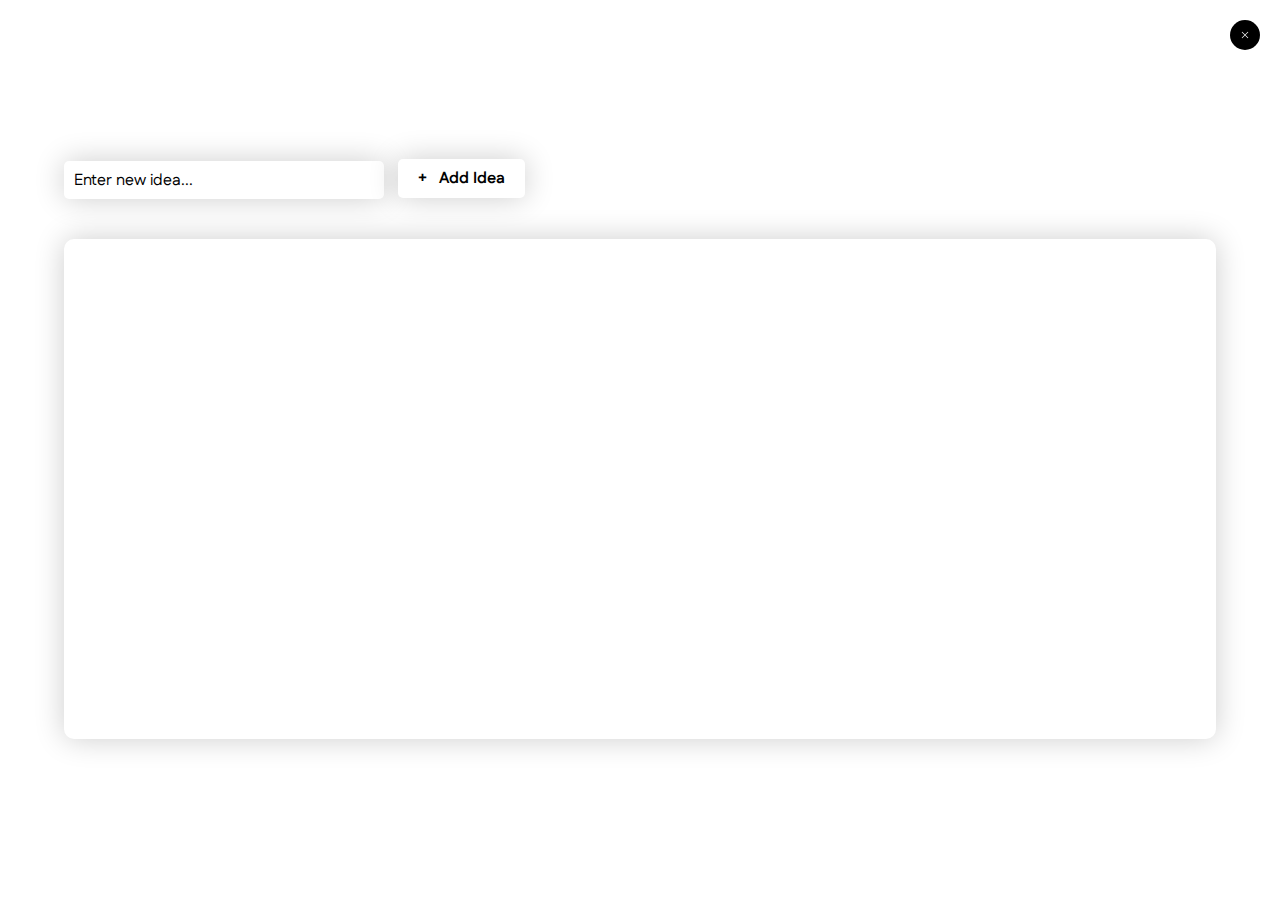
<file: AdditionalProjects/Frontend/taskApp/taskApp.html>
<!DOCTYPE html>
<html lang="en">
<head>
    <meta charset="UTF-8">
    <meta name="viewport" content="width=device-width, initial-scale=1.0">
    <title>Ideation Grasp</title>
    <link rel="stylesheet" href="taskApp.css">

    <!-- Fustat : Font -->
    
    <link rel="preconnect" href="https://fonts.googleapis.com">
    <link rel="preconnect" href="https://fonts.gstatic.com" crossorigin>
    <link href="https://fonts.googleapis.com/css2?family=Fustat:wght@200..800&display=swap" rel="stylesheet">
</head>
<body>
    <a href="../frontend-projects.html"><div class="back-btn">
      <img src="../imgs/Cross icon.svg" width="10px">
    </div></a>
    
    <div class="task-app">
      <input type="text" id="note-input" placeholder="Enter new idea...">
      <button id="add-note">+ &nbsp; Add Idea</button>
      <div id="notes-container"></div>
    </div>
  
    <script src="taskApp.js"></script>
</body>
</html>
</file>
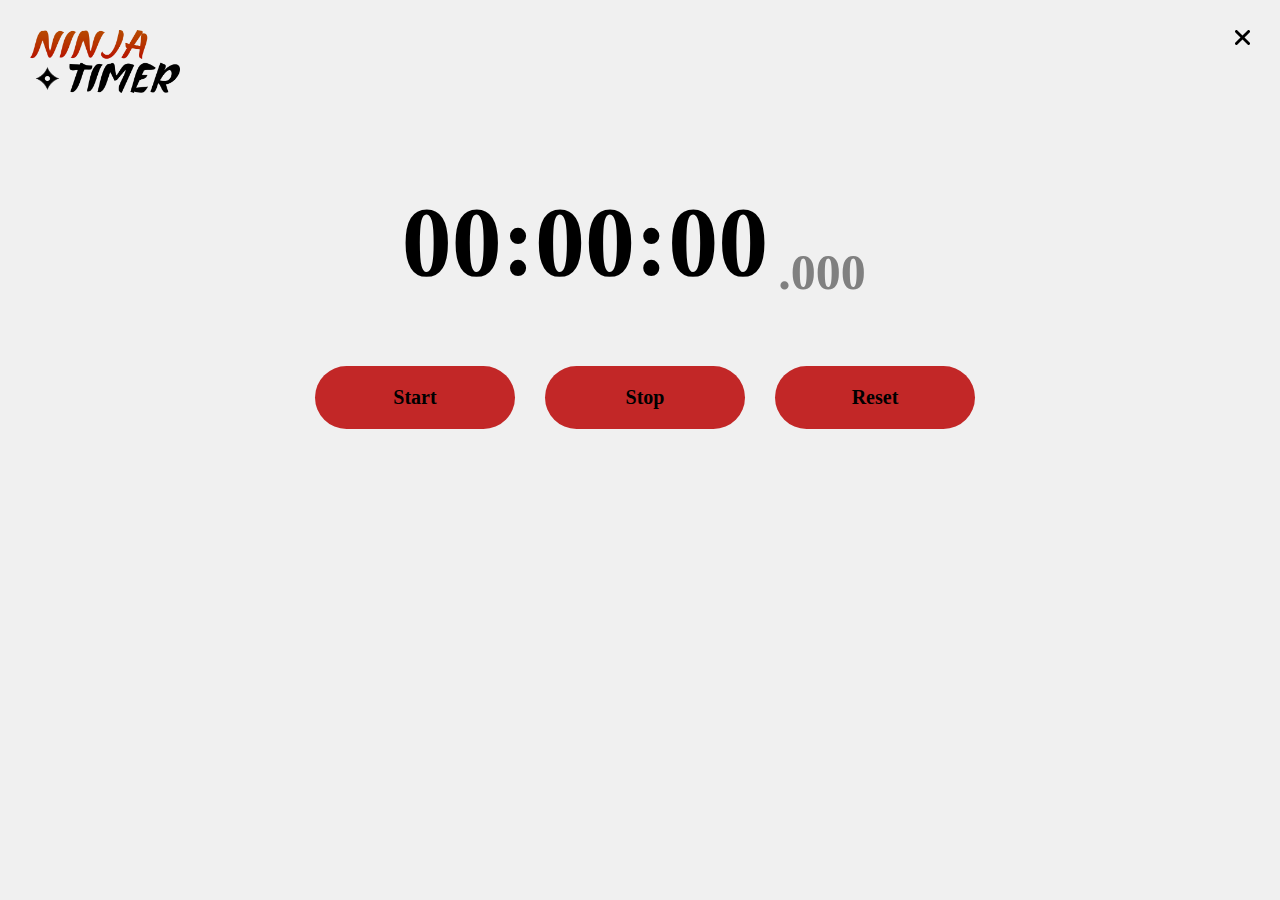
<file: AdditionalProjects/Frontend/Timer/timer.html>
<!DOCTYPE html>
<html lang="en">
<head>
    <meta charset="UTF-8">
    <meta name="viewport" content="width=device-width, initial-scale=1.0">
    <link rel="stylesheet" href="timer.css">
    <title>NINJA TIMER</title>
</head>
<body>
    <div class="top-bar">
        <div class="app-logo">
            <img class="logo" src="imgs/Ninja Timer logo.png" width="150px">
        </div>
        <div class="exit-btn">
            <a href="../frontend-projects.html"><img class="exit-btn-icon" src="imgs/cross.svg"></a>
        </div>
    </div>

    <div class="timer">
      <div class="time-container">
          <h1 class="time" id="time">00:00:00 </h1>
          <span class="milliseconds" id="milliseconds">.000</span>
      </div>
      <div class="buttons">
        <button class="btn" id="start">Start</button>
        <button class="btn" id="stop">Stop</button>
        <button class="btn" id="reset">Reset</button>
      </div>
    </div>

  <script src="timer.js"></script>
</body>
</html>
</file>
<file: AdditionalProjects/Frontend/frontend-projects.css>
html , body {

    margin : 0 ;
    padding : 0 ;
    /* background-image : url( "imgs/BG_Portfolio(3).svg" ) ; */
    background-color: rgb(240, 240, 240) ;
    font-family : Fustat, Outfit ;
    font-weight: bolder ;
    scroll-behavior : smooth ;
}

a {

    text-decoration : none ;
    color : black ;
}

.back-btn {

    border : solid black 1px ;
    padding : 10px ;
    font-size : 20px ;
    font-weight : bolder ;
    transition-duration : 0.2s ;
    position : fixed ;
    z-index : 1000 ;
    top : 0 ;
    width : 100% ;
    background-color : rgb(240, 240, 240) ;
}

.back-btn:hover {

    background-color : white ;
    border-color : white ;
    filter : brightness( 1 ) invert( 1 ) ;
}

.back-btn-icon {

    transform : rotate( 60rad ) ;
}

.title {

    font-size : 60px ;
    margin-top : 200px ;
    text-align : center ;
}

/* Projects */

.project {

    text-align : center ;
    margin : 100px 30px ;
}

.project:hover .project-content-title {

    text-decoration : underline ;
}

.project-img {

    width : 100% ;
    height : 300px ;
    object-fit : cover ;
}

.project-content-title {

    text-align : left ;
    font-size : 30px ;
    margin-right : 100px ;
}

.project-content {

    text-align : left ;
    font-size : 20px ;
    margin : -20px 100px 20px 0 ;
}

.project-apps-used {

    display : flex ;
    gap : 5px ;
}

.project-app-used {

    width : 20px ;
    height : 20px ;
}

/* Others */

.others {

    margin : 0 30px ;
}

.others-title {

    margin : 100px 0 30px 0 ;
    text-align : center ;
    font-size : 45px ;
}

/* Others > Loadings */

.loading-collection {

    display : grid ;
    margin-bottom : 100px ;
}

.loading-collection-title {

    font-size : 25px ;
}

.loadings {

    display : grid ;
    grid-template-columns : auto auto auto 1fr ;
    justify-self : center ;
    align-items : center ;
    gap : 50px ;
    margin : 20px 30px ;
}

.loading {

    display : flex ;
    justify-content : center ;
    align-items : center ;
    border : solid black 1px ;
    border-radius : 40px ;
    width : 200px ;
    height : 50px ;
}

/* 3 column loading */

.loading-column {

    height : 50% ;
    width : 5px ;
    margin : 0 2px ;
    background-color : black ; 
}

.loading-column-1 {

    animation: loading-column 0.7s infinite 2s ;
}

.loading-column-2 {

    animation: loading-column 0.7s infinite 1s ;
}

.loading-column-3 {

    animation: loading-column 0.7s infinite 2s ;
}

@keyframes loading-column {

    0% { height : 30% }
    50% { height : 50% }
    100% { height : 30% }
}

/* 3 dots loading */

.loading-dot {

    background-color : black ;
    width : 5px ;
    height : 5px ;
    border-radius : 100% ;
    margin-right : 5px ;
}

.loading-dot-1 {

    animation : loading-dot 2s infinite 1s ;
}

.loading-dot-2 {

    animation : loading-dot 2s infinite 1.5s ;
}

.loading-dot-3 {

    animation : loading-dot 2s infinite 2s ;
}

@keyframes loading-dot {

    0% { opacity : 1 }
    50% { opacity : 0 }
    100% { opacity : 1 }
}

/* loading : circle of circles rotate */

.loading-circle-of-circles {

    border-radius : 100% ;
    border : dotted black 2px ;
    width : 20px ;
    height : 20px ;
    animation : loading-circle-of-circles 3s infinite linear ;
}

@keyframes loading-circle-of-circles {

    0% { transform : rotate( 0deg ) }
    100% { transform : rotate( 360deg ) }
}

/* Loading line */

.loading-line {

    width : 60% ;
    border : solid black 1px ;
    animation : loading-line 0.7s infinite ;
}

@keyframes loading-line {

    0% { width : 40% } 
    50% { width : 5% }
    100% { width : 40% }
}

/* loading : jumping dots */

.loading-dot-jumping {

    background-color : black ;
    width : 5px ;
    height : 5px ;
    border-radius : 100% ;
    margin-right : 5px ;
    margin-top : 20px ;
}

.loading-dot-jumping-1 {

    animation : loading-dot-jumping 1s infinite 0.3s ;
}

.loading-dot-jumping-2 {

    animation : loading-dot-jumping 1s infinite 0.5s ;
}

.loading-dot-jumping-3 {

    animation : loading-dot-jumping 1s infinite 1.6s ;
}

@keyframes loading-dot-jumping {

    0% { transform : translateY( 0px ) }
    50% { transform : translateY( -5px ) }
    100% { transform : translateY( 0px ) }
}

/* Loading : 4 squares */

.loading-squares-btn {

    display : flex ;
    gap : 10px ;
}

.loading-square {

    width : 10px ;
    height : 10px ;
    background-color : black ;
}

.loading-square-1 {

    animation : loading-square 1s infinite -0.6s ;
}

.loading-square-2 {

    animation : loading-square 1s infinite 0.5s ;
}

.loading-square-3 {

    animation : loading-square 1s infinite 1.6s ;
}

.loading-square-4 {

    animation : loading-square 1s infinite 1.7s ;
}

@keyframes loading-square {

    0% { height : 10px }
    50% { height : 0 }
    100% { height : 10px }
}

/* Loading : line right left */

.loading-line-rl {

    border : solid black 1px ;
    width : 100% ;
    margin : 0 30% ;
    animation : loading-line-rl 1.5s infinite ;
}

@keyframes loading-line-rl {

    0% { margin-left : 70% }
    25% { margin : 0 30% }
    50% { margin-right : 70% }
    75% { margin : 0 30% }
    100% { margin-left : 70% }
}

/* Loading : fan rotation */

.loading-fan-square-1 {

    outline : solid 1px black ;
    font-size : 0px ;
    padding : 5px 5px ;
    animation : loading-fan 3s infinite linear ;
}

.loading-fan-square-2 {

    outline : solid 1px black ;
    font-size : 0px ;
    padding : 5px 5px ;
    animation : loading-fan 3s infinite linear ;
}

.loading-fan-square-3 {

    outline : solid 1px black ;
    font-size : 0px ;
    padding : 5px 5px ;
    animation : loading-fan 3s infinite linear ;
}

.loading-fan {

    display : flex ;
    gap : 15px ;
}

@keyframes loading-fan {

    0% { transform : rotate( 0deg ) }
    100% { transform : rotate( 360deg ) }
}

/* Loading : square of leaves */

.loading-square-of-leaves {

    display : flex ;
    gap : 3px ;
}

.loading-leaf-1 {

    width : 15px ;
    height : 15px ;
    border-top-right-radius : 50px ;
    border-top-left-radius : 50px ;
    border-bottom-left-radius : 50px ;
    background-color : black ;
    animation : loading-leaf 1s infinite ;
}

.loading-leaf-2 {

    width : 15px ;
    height : 15px ;
    border-top-right-radius : 50px ;
    border-top-left-radius : 50px ;
    border-bottom-right-radius : 50px ;
    background-color : black ;
    animation : loading-leaf 1s infinite 0.9s ;
}

@keyframes loading-leaf {

    0% { opacity : 1 }
    50% { opacity : 0 }
    100% { opacity : 1 }
}

@media only screen and ( max-width : 1060px ){

    .loadings {

        display : grid ;
        grid-template-columns : auto 1fr ;
        justify-self : center ;
        align-items : center ;
        gap : 50px ;
        margin : 20px 30px ;
    }
}

@media only screen and ( max-width : 530px ){

    .loadings {

        display : grid ;
        grid-template-columns : 1fr ;
        justify-self : center ;
        align-items : center ;
        gap : 50px ;
        margin : 20px 30px ;
    }
}

        /*****************   Footer   *****************/

.footer {

    margin-top : 150px ;
    background-color : black ;
    color : white ;
}

.mail-form {

    padding : 50px 20px ;
    margin : 0 ;
}

.msg {

    padding : 10px ;
    height : 100px ;
    background-color : white ;
    color : black ;
    margin-top : 10px ;
    border : none ;
    width : 300px ;
    font-family : Outfit ;
}

.msg:focus {

    outline : none ;
}

.send-msg-btn {

    margin-left : 5px ;
    font-family : Fustat ;
    font-weight : bolder ;
    border : solid 0.3px white ;
    background-color : black ;
    padding : 20px 0 ;
    width : 100px ;
    color : white ;
    transform : translateY( -20px ) ;
    transition-duration : 0.2s ;
}

.send-msg-btn:hover {

    background-color : white ;
    color : black ;
    cursor: pointer ;
}

.footer-links-con-main {

    display : grid ;
    align-items : start ;
    grid-template-columns : 1fr 1fr 1fr ;
    margin-top : 100px ;
}

.footer-links-con {

    display : grid ;
    align-items : end ;
    gap : 10px ;
}

.footer-links-con a { 
    
    transition-duration : 0.2s ;
    padding : 5px ; 
    color : white ;
}

.footer-links-con a:hover { background-color : white ; color : black }

.footer-links-title { font-size : 24px ; font-weight : 1000px }
</file>
<file: AdditionalProjects/Logofolio/logofolio.css>
html , body {

    margin : 0 ;
    padding : 0 ;
    /* background-image : url( "imgs/BG_Portfolio(3).svg" ) ; */
    background-color: rgb(240, 240, 240) ;
    font-family : Fustat, Outfit ;
    font-weight: bolder ;
    scroll-behavior : smooth ;
}

a {

    text-decoration : none ;
    color : black ;
}

hr {

    border : solid 1px black ;
    width : 80% ;
    display : none ;
}

.back-btn {

    border : solid black 1px ;
    padding : 10px ;
    font-size : 20px ;
    font-weight : bolder ;
    transition-duration : 0.2s ;
    position : fixed ;
    z-index : 1000 ;
    top : 0 ;
    width : 100% ;
    background-color : rgb(240, 240, 240) ;
}

.back-btn:hover {

    background-color : white ;
    border-color : white ;
    filter : brightness( 1 ) invert( 1 ) ;
}

.back-btn-icon {

    transform : rotate( 60rad ) ;
}

.title {

    font-size : 60px ;
    margin-top : 200px ;
    text-align : center ;
}

/* Logos */

.project {

    margin : 100px 30px ;
    display : grid ;
    grid-template-columns : auto 1fr ;
    transition-duration : 0.2s ;
}

.project-img {

    width : 300px ;
    height : auto ;
}

.project-content-all {

    display : grid ;
    grid-template-rows : auto auto auto ;
    margin-left : 50px ;
}

.project-content-title {

    padding-bottom : 20px ; 
}

.project-content {

    font-size : 20px ;
    margin-top : -50px ;
    width : 60% ;
}

.project-keywords {

    color : rgb(70, 70, 70) ; 
}

.project-colors {

    display : flex ;
    margin-bottom : 20px ;
}

.project-color {

    width : 20px ;
    height : 20px ;
    margin-right : 8px ;
    border : solid 1px black ;
}

        /*****************   Footer   *****************/

.footer {

    margin-top : 150px ;
    background-color : black ;
    color : white ;
}

.mail-form {

    padding : 50px 20px ;
    margin : 0 ;
}

.msg {

    padding : 10px ;
    height : 100px ;
    background-color : white ;
    color : black ;
    margin-top : 10px ;
    border : none ;
    width : 300px ;
    font-family : Outfit ;
}

.msg:focus {

    outline : none ;
}

.send-msg-btn {

    margin-left : 5px ;
    font-family : Fustat ;
    font-weight : bolder ;
    border : solid 0.3px white ;
    background-color : black ;
    padding : 20px 0 ;
    width : 100px ;
    color : white ;
    transform : translateY( -20px ) ;
    transition-duration : 0.2s ;
}

.send-msg-btn:hover {

    background-color : white ;
    color : black ;
    cursor: pointer ;
}

.footer-links-con-main {

    display : grid ;
    align-items : start ;
    grid-template-columns : 1fr 1fr 1fr ;
    margin-top : 100px ;
}

.footer-links-con {

    display : grid ;
    align-items : end ;
    gap : 10px ;
}

.footer-links-con a { 
    
    transition-duration : 0.2s ;
    padding : 5px ; 
    color : white ;
}

.footer-links-con a:hover { background-color : white ; color : black }

.footer-links-title { font-size : 24px ; font-weight : 1000px }

@media only screen and ( max-width : 730px ) {

    hr {

        display : block ;
    }

    /* Logos */

    .project {

        margin : 100px 30px ;
        transition-duration : 0.2s ;

        text-align : center ;
        display : block ;
    }

    .project:hover {

        outline : none ;
    }

    .project-content-all {

        display : grid ;
        margin-left : 0 ;
    }

    .project-img {

        width : 300px ;
        height : auto ;
    }

    .project-content-title {

        display : none ;
    }

    .project-content {

        font-size : 20px ;
        width : 100% ;
        margin-top : 30px ;
    }

    .project-colors {

        display : flex ;
        justify-content : center ;
        margin-bottom : 20px ;
    }

    .project-color {

        width : 20px ;
        height : 20px ;
        margin-right : 8px ;
        border : solid 1px black ;
    }    
}
</file>
<file: AdditionalProjects/Frontend/taskApp/taskApp.css>
body {

  font-family : Fustat ;
  margin : 0 ;
  padding : 0 ;
  display : flex ;
  justify-content : center ;
  align-items : center ;
  height : 100vh ;
  background-color : white ;
}

.back-btn {

  position: fixed;
  right: 20px ; top : 20px ;
  width: 30px ; height: 30px;
  display : grid; justify-content: center; align-items: center;
  border-radius: 100% ;
  background-color : black ;
}

.back-btn:hover { background-color : red; }

.task-app {

  width : 90% ;
}

#note-input {

  padding : 10px ;
  font-size: 16px ;
  color : black ;
  background-color : white ;
  box-shadow : 0 0 30px rgba(0,0,0,0.2) ;
  width : 300px ;
  margin-bottom : 20px ;
  margin-right : 10px ;
  border : none ;
  border-radius : 5px ;
}

#note-input::placeholder {

  font-family : Fustat ;
  color : black;
}

#note-input:focus {

  outline : none ;
}

#add-note {

  font-family : Fustat ;
  padding : 8px 20px ;
  transform : translateY( -2px ) ;
  font-size : 16px ;
  font-weight : bold ;
  background-color : white ;
  box-shadow : 0 0 30px rgba(0,0,0,0.2) ;
  color : black ;
  border : none ;
  border-radius : 5px ;
  cursor: pointer ;
}

#add-note:hover {

  background-color : rgb(228, 228, 228) ;  
}

#notes-container {

  position: relative ;
  width: 100% ;
  height: 500PX ;
  margin-top: 20px;
  background-color: white ;
  box-shadow : 0 0 30px rgba(0,0,0,0.2) ;
  border-radius : 10px ;
  overflow: hidden;
}

.note {

  position: absolute;
  color : black ;
  background-color: white ;
  box-shadow : 0 0 30px rgba(0,0,0,0.2) ;
  padding: 10px;
  font-size: 18px;
  cursor: move;
  border-radius: 5px;
  min-width: 200px;
  max-width: 200px ;
}

.note.active {

  z-index: 1000;
  outline : solid black 1px ;
}

/* Color palette */

.color-palette {

  display : none ;
  position : absolute ;
  top : 120% ;
  left : 0 ;
  background-color : white ;
  padding : 5px 5px 0px 5px ;
  border-radius : 5px ; 
  box-shadow : 0 4px 8px rgba(0, 0, 0, 0.2) ;
  cursor : pointer ;
}

.color-palette div {

  width : 20px;
  height : 20px;
  margin : 5px;
  display : inline-block;
  border-radius : 50%;
}

.color-palette div:hover {

  box-shadow: 0 0 5px rgba(0, 0, 0, 0.2) ;
}

/* Delete btn */

.delete-btn {

  display: none;
  font-family : Fustat ;
  background-color : white ;
  box-shadow: 0 0 5px rgba(0, 0, 0, 0.2) ;
  color: black ;
  border: none ;
  padding: 5px ; 
  border-radius: 5px ;
  cursor: pointer ;
  margin-top: 5px ;
  font-size: 12px ;
  position: absolute ;
  top: 110% ;
  left: 90% ; /* Adjust based on your layout */
}

.delete-btn:hover {

  background-color : red ;
  color : white ;
}
</file>
<file: AdditionalProjects/Frontend/Timer/timer.css>
html , body {

    width : 100% ;
    height : 100% ;
    margin : 0 ;
    padding : 0 ;
    /* background-image : url( "imgs/BG_Portfolio(3).svg" ) ; */
    background-color: rgb(240, 240, 240) ;
    font-family : Fustat ;
    font-weight: bolder ;
    scroll-behavior : smooth ;
}

/* Top bar : app logo and exit btn */

.app-logo {

    margin-left : 30px ;
    transform : translateY( 30px ) ;
}

.exit-btn {

    position : fixed ;
    top : 30px ; right : 30px ;
    transition-duration : 0.2s ;
}

.exit-btn-icon {

    justify-self : center ;
    align-self : center ;
    width : 15px ;
}

/* Timer and time */

.timer {

    padding : 50px 0 ;
    border-radius : 20px ;
}

.time-container {

    display : flex ;
    gap : 10px ;
    justify-content : center ;
}

.time {

    font-size : 100px ;
    text-align : center ;
    font-family : Oswald ;
}

.milliseconds {

    font-size : 50px ;
    width : 100px ;
    color : gray ;
    align-self : center ;
    margin-top : 60px ;
}

.buttons {

    display : flex ;
    gap : 20px ;
    justify-content : center ;
    color : white
}

.icon {

    width : 20px ;
    transform : translateY( 4px ) ;
    margin-right : 10px ;
}

.btn { 
    
    padding : 20px ;
    width : 200px ;
    border : none ;
    border-radius : 40px ;
    margin-left : 10px ;
    font-size : 20px ;
    background-color : rgb(194, 39, 39) ;
    font-family : Fustat ;
    font-weight : bold ;
    transition-duration : 0.2s ;
}

.btn:hover {

    background-color : rgb(163, 32, 32) ;
    cursor : pointer ;
}

@media only screen and ( max-width : 620px ) {

    .timer {

        padding : 30px ;
        margin : 0 10px ;
        border-radius : 20px ;
    }

    .time {

        font-size : 70px ;
        text-align : center ;
    }

    .buttons {

        display : flex ;
        gap : 15px ;
    }
}
</file>
